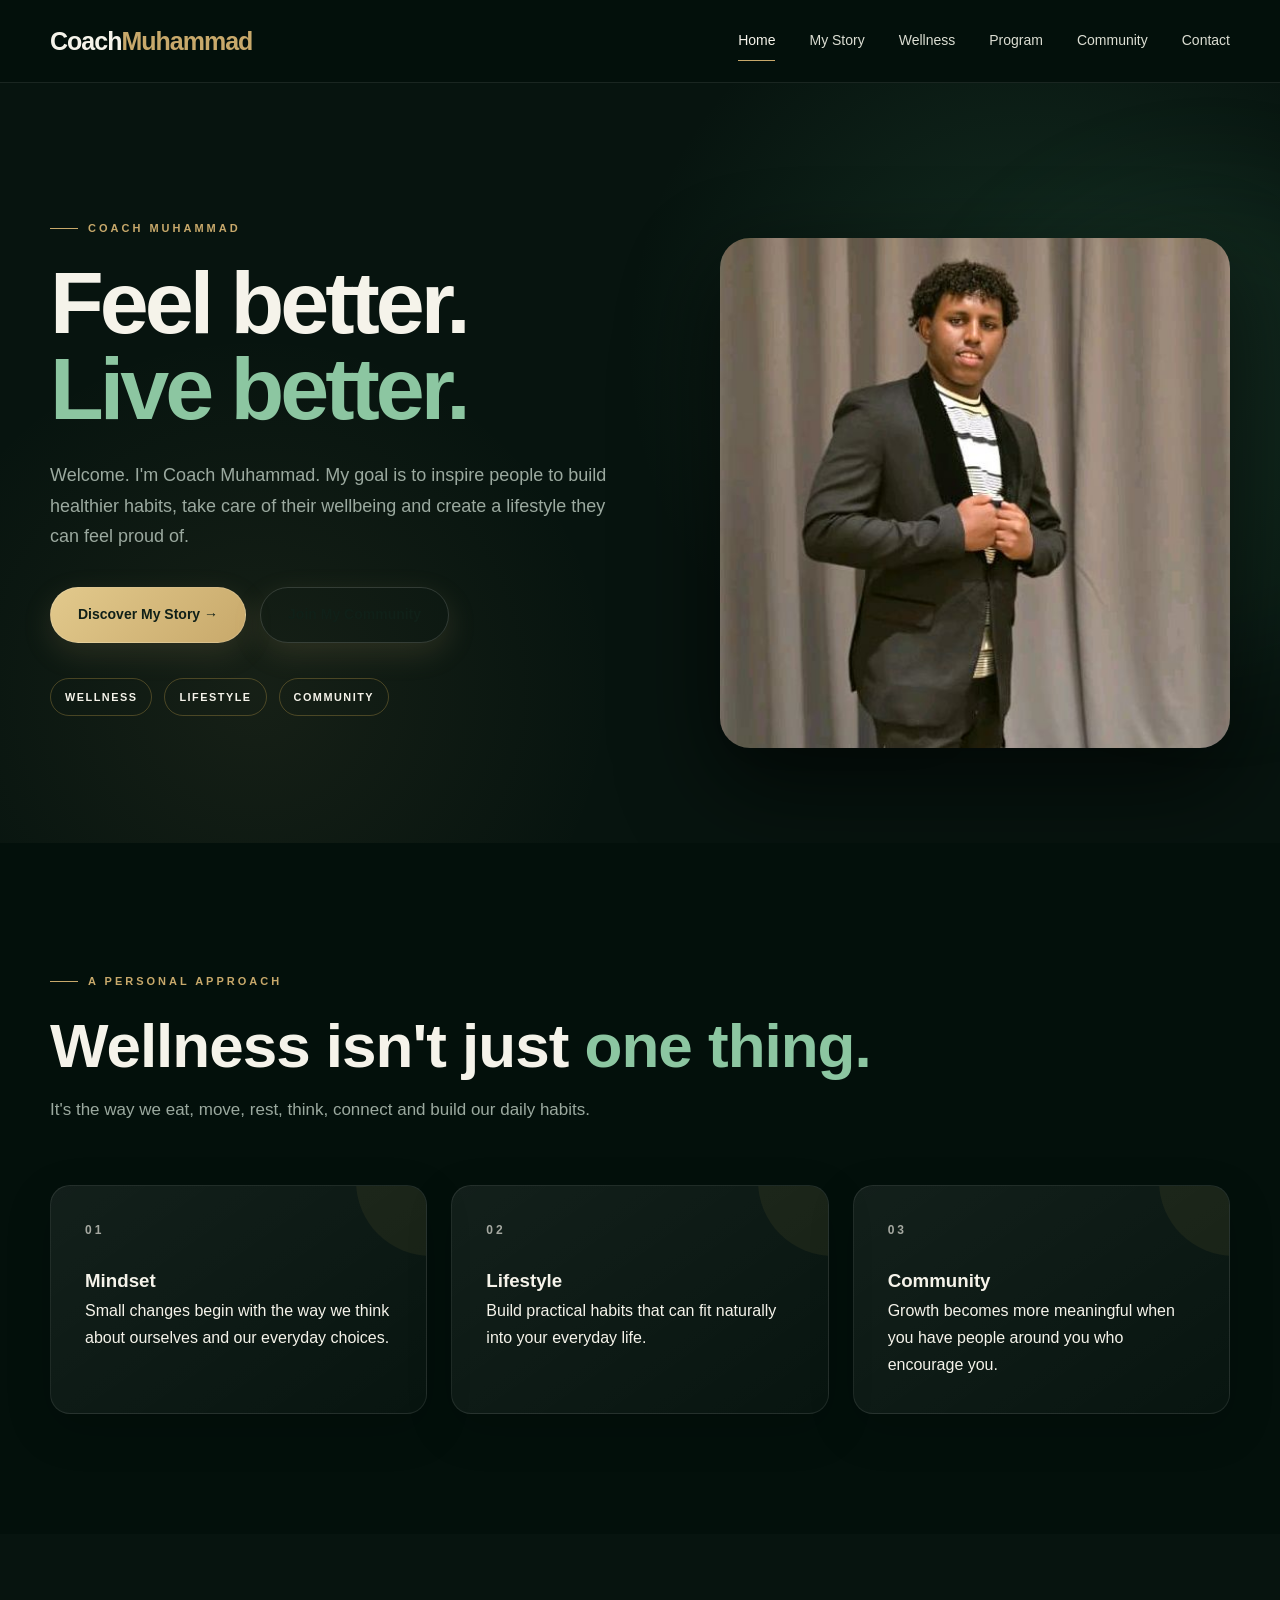
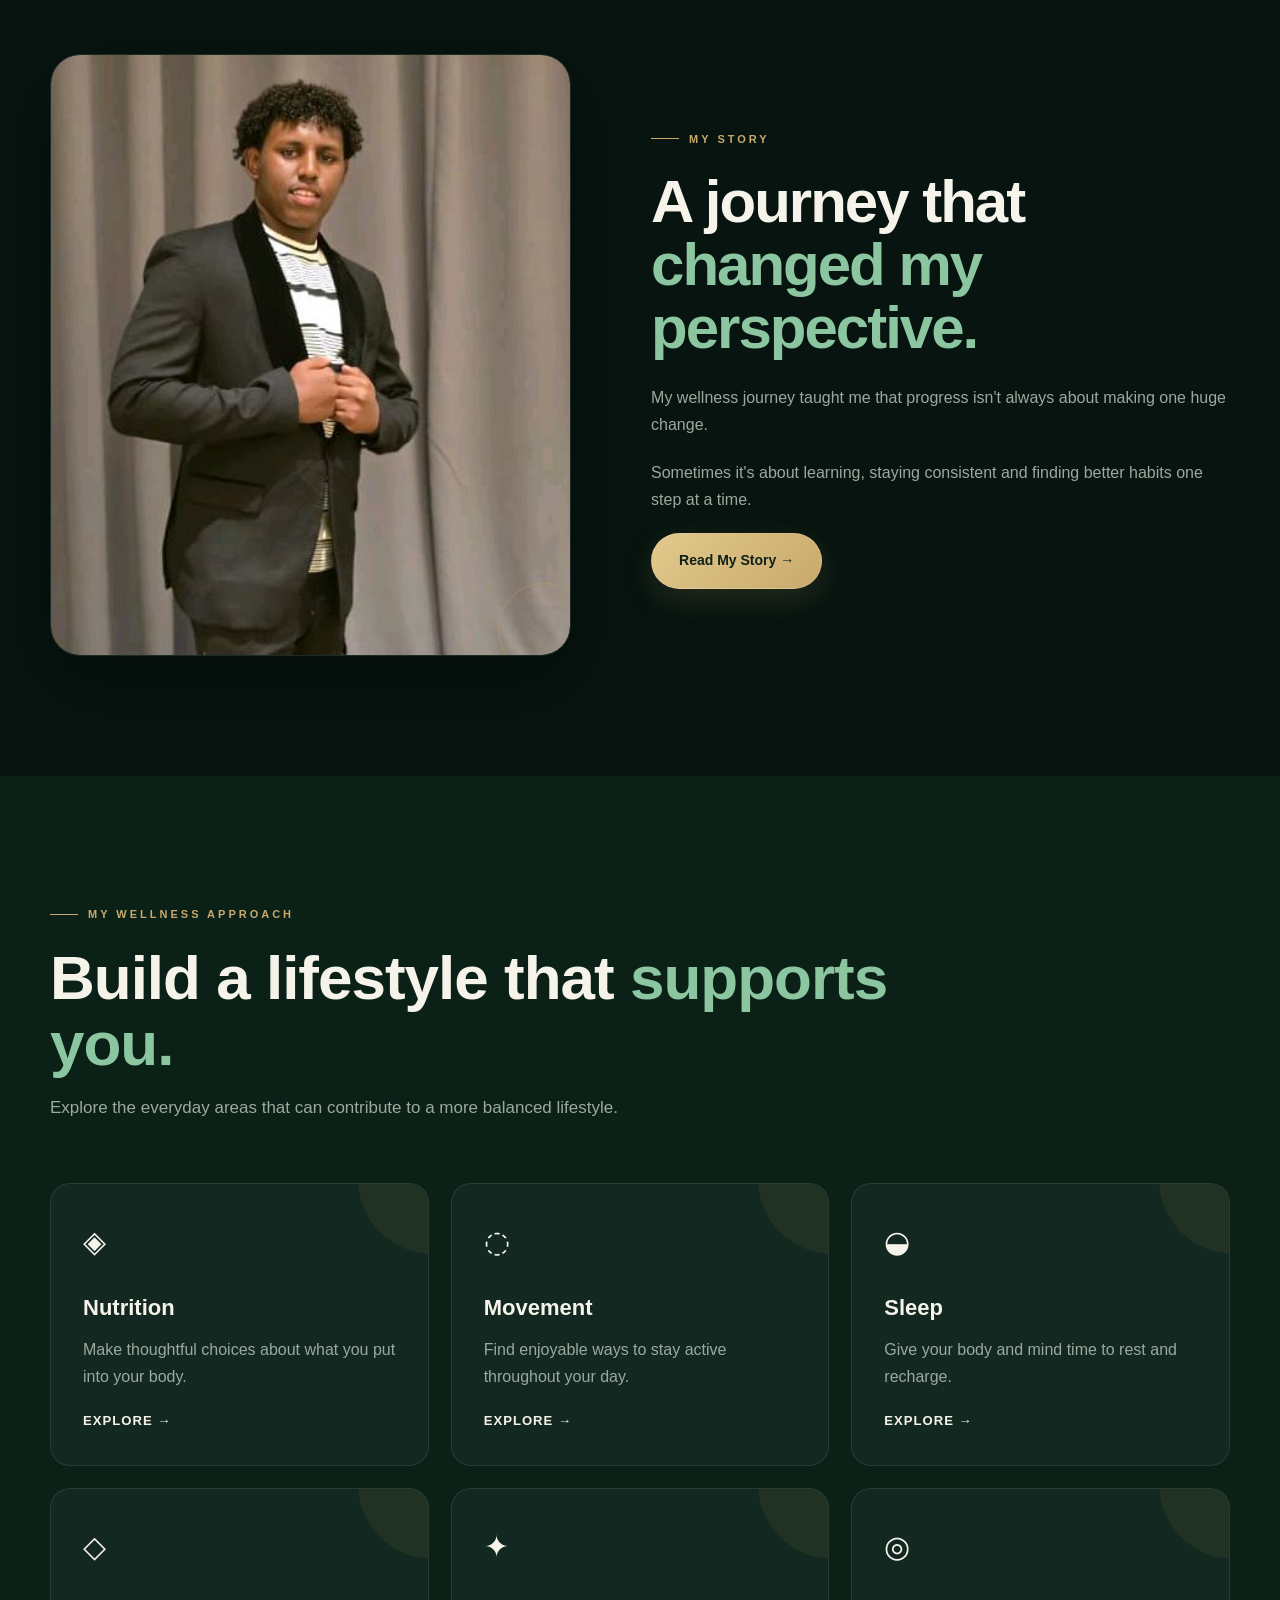
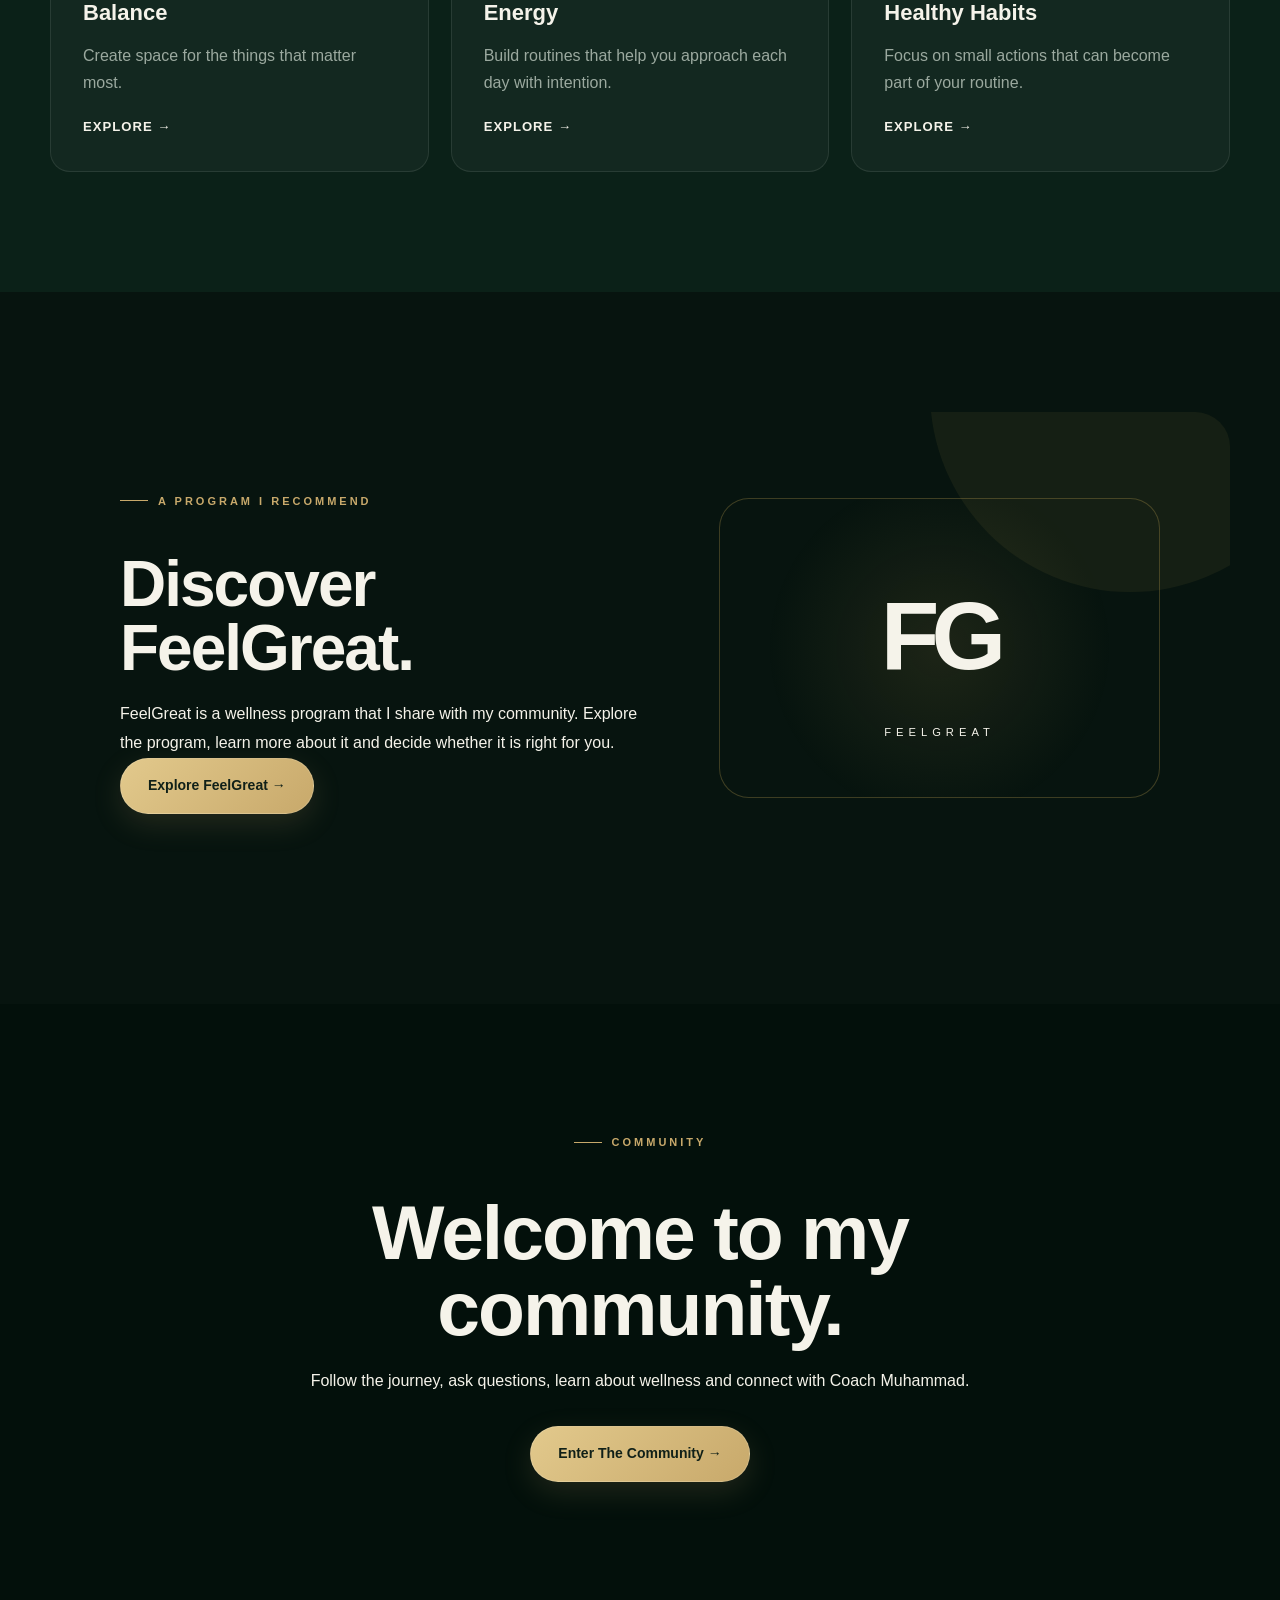
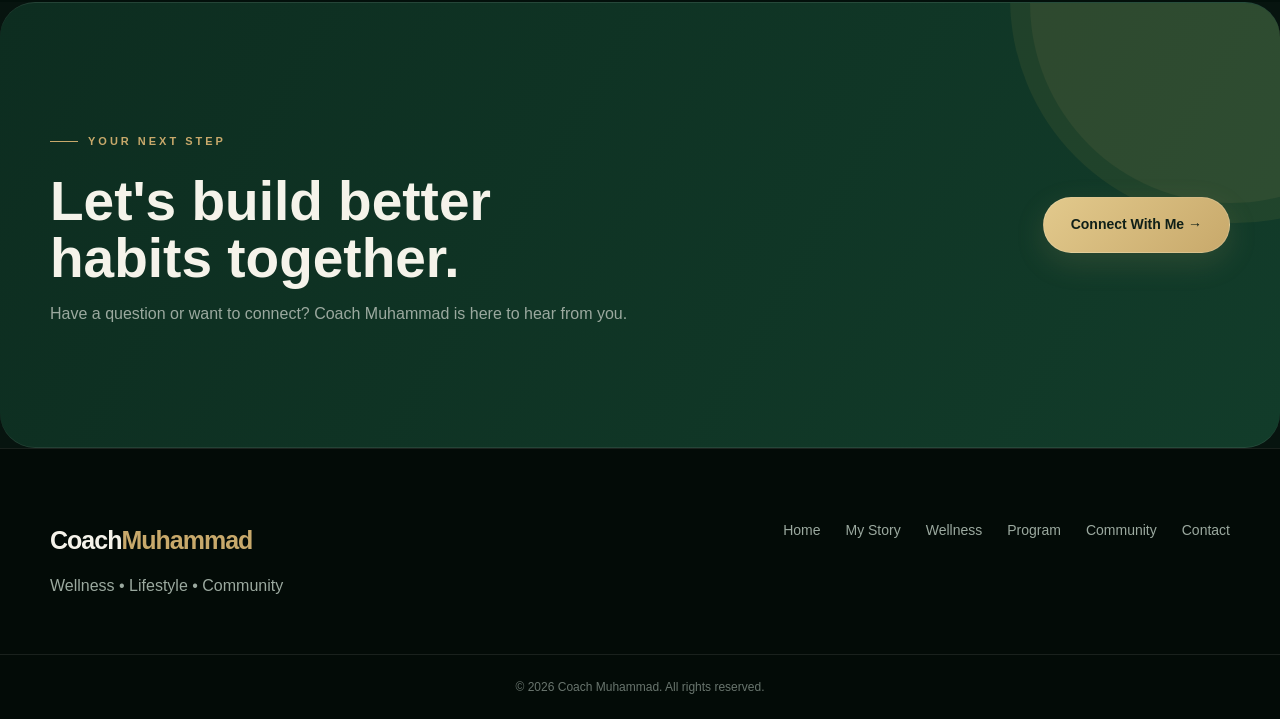
<file: index.html>
<!DOCTYPE html>
<html lang="en">

<head>

    <meta charset="UTF-8">

    <meta name="viewport"
          content="width=device-width, initial-scale=1.0">

    <meta
        name="description"
        content="Coach Muhammad — wellness, lifestyle and community."
    >

    <title>Coach Muhammad | Wellness & Lifestyle</title>

    <link rel="stylesheet" href="style.css">

</head>


<body>


    <!-- ==================================================
         PAGE LOADER
    ================================================== -->

    <div id="loader">

        <div class="loader-content">

            <div class="logo">
                Coach<span>Muhammad</span>
            </div>

            <p>
                WELLNESS • LIFESTYLE • COMMUNITY
            </p>

        </div>

    </div>


    <!-- ==================================================
         NAVIGATION
    ================================================== -->

    <header class="navbar">

        <div class="nav-container">

            <a href="index.html" class="logo">
                Coach<span>Muhammad</span>
            </a>


            <button
                class="menu-toggle"
                id="menuToggle"
                aria-label="Open navigation">

                ☰

            </button>


            <nav id="navMenu">

                <a href="index.html" class="active">
                    Home
                </a>

                <a href="about.html">
                    My Story
                </a>

                <a href="wellness.html">
                    Wellness
                </a>

                <a href="program.html">
                    Program
                </a>

                <a href="community.html">
                    Community
                </a>

                <a href="contact.html">
                    Contact
                </a>

            </nav>

        </div>

    </header>


    <!-- ==================================================
         MAIN
    ================================================== -->

    <main>


        <!-- ==================================================
             HERO
        ================================================== -->

        <section class="hero">

            <div class="container hero-content">


                <!-- HERO TEXT -->

                <div class="hero-text reveal">

                    <div class="eyebrow">
                        COACH MUHAMMAD
                    </div>


                    <h1>

                        Feel better.
                        <br>

                        <span>
                            Live better.
                        </span>

                    </h1>


                    <p>

                        Welcome. I'm Coach Muhammad.

                        My goal is to inspire people to
                        build healthier habits, take care
                        of their wellbeing and create a
                        lifestyle they can feel proud of.

                    </p>


                    <div class="hero-buttons">

                        <a
                            href="about.html"
                            class="btn">

                            Discover My Story →

                        </a>


                        <a
                            href="community.html"
                            class="btn btn-outline">

                            Join My Community

                        </a>

                    </div>


                    <div class="hero-meta">

                        <span>
                            WELLNESS
                        </span>

                        <span>
                            LIFESTYLE
                        </span>

                        <span>
                            COMMUNITY
                        </span>

                    </div>

                </div>


                <!-- ==================================================
                     COACH MUHAMMAD PHOTO
                ================================================== -->

                <div class="hero-image reveal">

                    <img
                        src="coach-muhammad.jpg"
                        alt="Coach Muhammad"
                    >


                    <div class="hero-badge">

                        <span>
                            ✦
                        </span>

                        COACH MUHAMMAD

                    </div>

                </div>


            </div>

        </section>


        <!-- ==================================================
             INTRODUCTION
        ================================================== -->

        <section class="section section-dark">

            <div class="container">


                <div class="section-heading reveal">

                    <div class="eyebrow">
                        A PERSONAL APPROACH
                    </div>


                    <h2>

                        Wellness isn't just
                        <span>
                            one thing.
                        </span>

                    </h2>


                    <p>

                        It's the way we eat, move, rest,
                        think, connect and build our daily
                        habits.

                    </p>

                </div>


                <div class="grid-3">


                    <div class="card reveal">

                        <div class="card-number">
                            01
                        </div>

                        <h3>
                            Mindset
                        </h3>

                        <p>

                            Small changes begin with the
                            way we think about ourselves
                            and our everyday choices.

                        </p>

                    </div>


                    <div class="card reveal">

                        <div class="card-number">
                            02
                        </div>

                        <h3>
                            Lifestyle
                        </h3>

                        <p>

                            Build practical habits that
                            can fit naturally into your
                            everyday life.

                        </p>

                    </div>


                    <div class="card reveal">

                        <div class="card-number">
                            03
                        </div>

                        <h3>
                            Community
                        </h3>

                        <p>

                            Growth becomes more meaningful
                            when you have people around you
                            who encourage you.

                        </p>

                    </div>


                </div>

            </div>

        </section>


        <!-- ==================================================
             MY STORY
        ================================================== -->

        <section class="section">

            <div class="container story-grid">


                <div class="story-image reveal">

                    <img
                        src="coach-muhammad.jpg"
                        alt="Coach Muhammad"
                    >

                </div>


                <div class="story-content reveal">

                    <div class="eyebrow">
                        MY STORY
                    </div>


                    <h2>

                        A journey that
                        <span>
                            changed my perspective.
                        </span>

                    </h2>


                    <p>

                        My wellness journey taught me
                        that progress isn't always about
                        making one huge change.

                    </p>


                    <p>

                        Sometimes it's about learning,
                        staying consistent and finding
                        better habits one step at a time.

                    </p>


                    <a
                        href="about.html"
                        class="btn">

                        Read My Story →

                    </a>

                </div>


            </div>

        </section>


        <!-- ==================================================
             WELLNESS APPROACH
        ================================================== -->

        <section class="section section-soft">

            <div class="container">


                <div class="section-heading reveal">

                    <div class="eyebrow">
                        MY WELLNESS APPROACH
                    </div>


                    <h2>

                        Build a lifestyle that
                        <span>
                            supports you.
                        </span>

                    </h2>


                    <p>

                        Explore the everyday areas that can
                        contribute to a more balanced
                        lifestyle.

                    </p>

                </div>


                <div class="wellness-grid">


                    <div class="wellness-card reveal">

                        <div class="wellness-icon">
                            ◈
                        </div>

                        <h3>
                            Nutrition
                        </h3>

                        <p>
                            Make thoughtful choices about
                            what you put into your body.
                        </p>

                        <a
                            href="wellness.html"
                            class="learn-link">

                            Explore →

                        </a>

                    </div>


                    <div class="wellness-card reveal">

                        <div class="wellness-icon">
                            ◌
                        </div>

                        <h3>
                            Movement
                        </h3>

                        <p>
                            Find enjoyable ways to stay
                            active throughout your day.
                        </p>

                        <a
                            href="wellness.html"
                            class="learn-link">

                            Explore →

                        </a>

                    </div>


                    <div class="wellness-card reveal">

                        <div class="wellness-icon">
                            ◒
                        </div>

                        <h3>
                            Sleep
                        </h3>

                        <p>
                            Give your body and mind time
                            to rest and recharge.
                        </p>

                        <a
                            href="wellness.html"
                            class="learn-link">

                            Explore →

                        </a>

                    </div>


                    <div class="wellness-card reveal">

                        <div class="wellness-icon">
                            ◇
                        </div>

                        <h3>
                            Balance
                        </h3>

                        <p>
                            Create space for the things
                            that matter most.
                        </p>

                        <a
                            href="wellness.html"
                            class="learn-link">

                            Explore →

                        </a>

                    </div>


                    <div class="wellness-card reveal">

                        <div class="wellness-icon">
                            ✦
                        </div>

                        <h3>
                            Energy
                        </h3>

                        <p>
                            Build routines that help you
                            approach each day with intention.
                        </p>

                        <a
                            href="wellness.html"
                            class="learn-link">

                            Explore →

                        </a>

                    </div>


                    <div class="wellness-card reveal">

                        <div class="wellness-icon">
                            ◎
                        </div>

                        <h3>
                            Healthy Habits
                        </h3>

                        <p>
                            Focus on small actions that
                            can become part of your routine.
                        </p>

                        <a
                            href="wellness.html"
                            class="learn-link">

                            Explore →

                        </a>

                    </div>


                </div>

            </div>

        </section>


        <!-- ==================================================
             FEELGREAT PROGRAM
        ================================================== -->

        <section class="section">

            <div class="container">


                <div class="program-feature reveal">


                    <div class="program-feature-text">

                        <div class="eyebrow">
                            A PROGRAM I RECOMMEND
                        </div>


                        <h2>

                            Discover
                            <span>
                                FeelGreat.
                            </span>

                        </h2>


                        <p>

                            FeelGreat is a wellness program
                            that I share with my community.

                            Explore the program, learn more
                            about it and decide whether it is
                            right for you.

                        </p>


                        <a
                            href="program.html"
                            class="btn">

                            Explore FeelGreat →

                        </a>

                    </div>


                    <div class="program-mark">

                        <span>
                            FG
                        </span>

                        <small>
                            FEELGREAT
                        </small>

                    </div>


                </div>

            </div>

        </section>


        <!-- ==================================================
             COMMUNITY
        ================================================== -->

        <section class="section section-dark">

            <div class="container">


                <div class="community-hero reveal">


                    <div class="eyebrow">
                        COMMUNITY
                    </div>


                    <h2>

                        Welcome to
                        <span>
                            my community.
                        </span>

                    </h2>


                    <p>

                        Follow the journey, ask questions,
                        learn about wellness and connect
                        with Coach Muhammad.

                    </p>


                    <a
                        href="community.html"
                        class="btn">

                        Enter The Community →

                    </a>


                </div>

            </div>

        </section>


        <!-- ==================================================
             FINAL CTA
        ================================================== -->

        <section class="program-banner section">

            <div
                class="container program-banner-content reveal">


                <div>

                    <div class="eyebrow">
                        YOUR NEXT STEP
                    </div>


                    <h2>

                        Let's build better
                        <br>
                        habits together.

                    </h2>


                    <p>

                        Have a question or want to connect?

                        Coach Muhammad is here to hear from you.

                    </p>

                </div>


                <a
                    href="contact.html"
                    class="btn">

                    Connect With Me →

                </a>


            </div>

        </section>


    </main>


    <!-- ==================================================
         FOOTER
    ================================================== -->

    <footer>

        <div class="container footer-grid">


            <div>

                <div class="logo">
                    Coach<span>Muhammad</span>
                </div>


                <p>
                    Wellness • Lifestyle • Community
                </p>

            </div>


            <div class="footer-links">

                <a href="index.html">
                    Home
                </a>

                <a href="about.html">
                    My Story
                </a>

                <a href="wellness.html">
                    Wellness
                </a>

                <a href="program.html">
                    Program
                </a>

                <a href="community.html">
                    Community
                </a>

                <a href="contact.html">
                    Contact
                </a>

            </div>


        </div>


        <div class="footer-bottom">

            © 2026 Coach Muhammad.
            All rights reserved.

        </div>

    </footer>


    <!-- ==================================================
         JAVASCRIPT
    ================================================== -->

    <script src="script.js"></script>


</body>

</html>
</file>
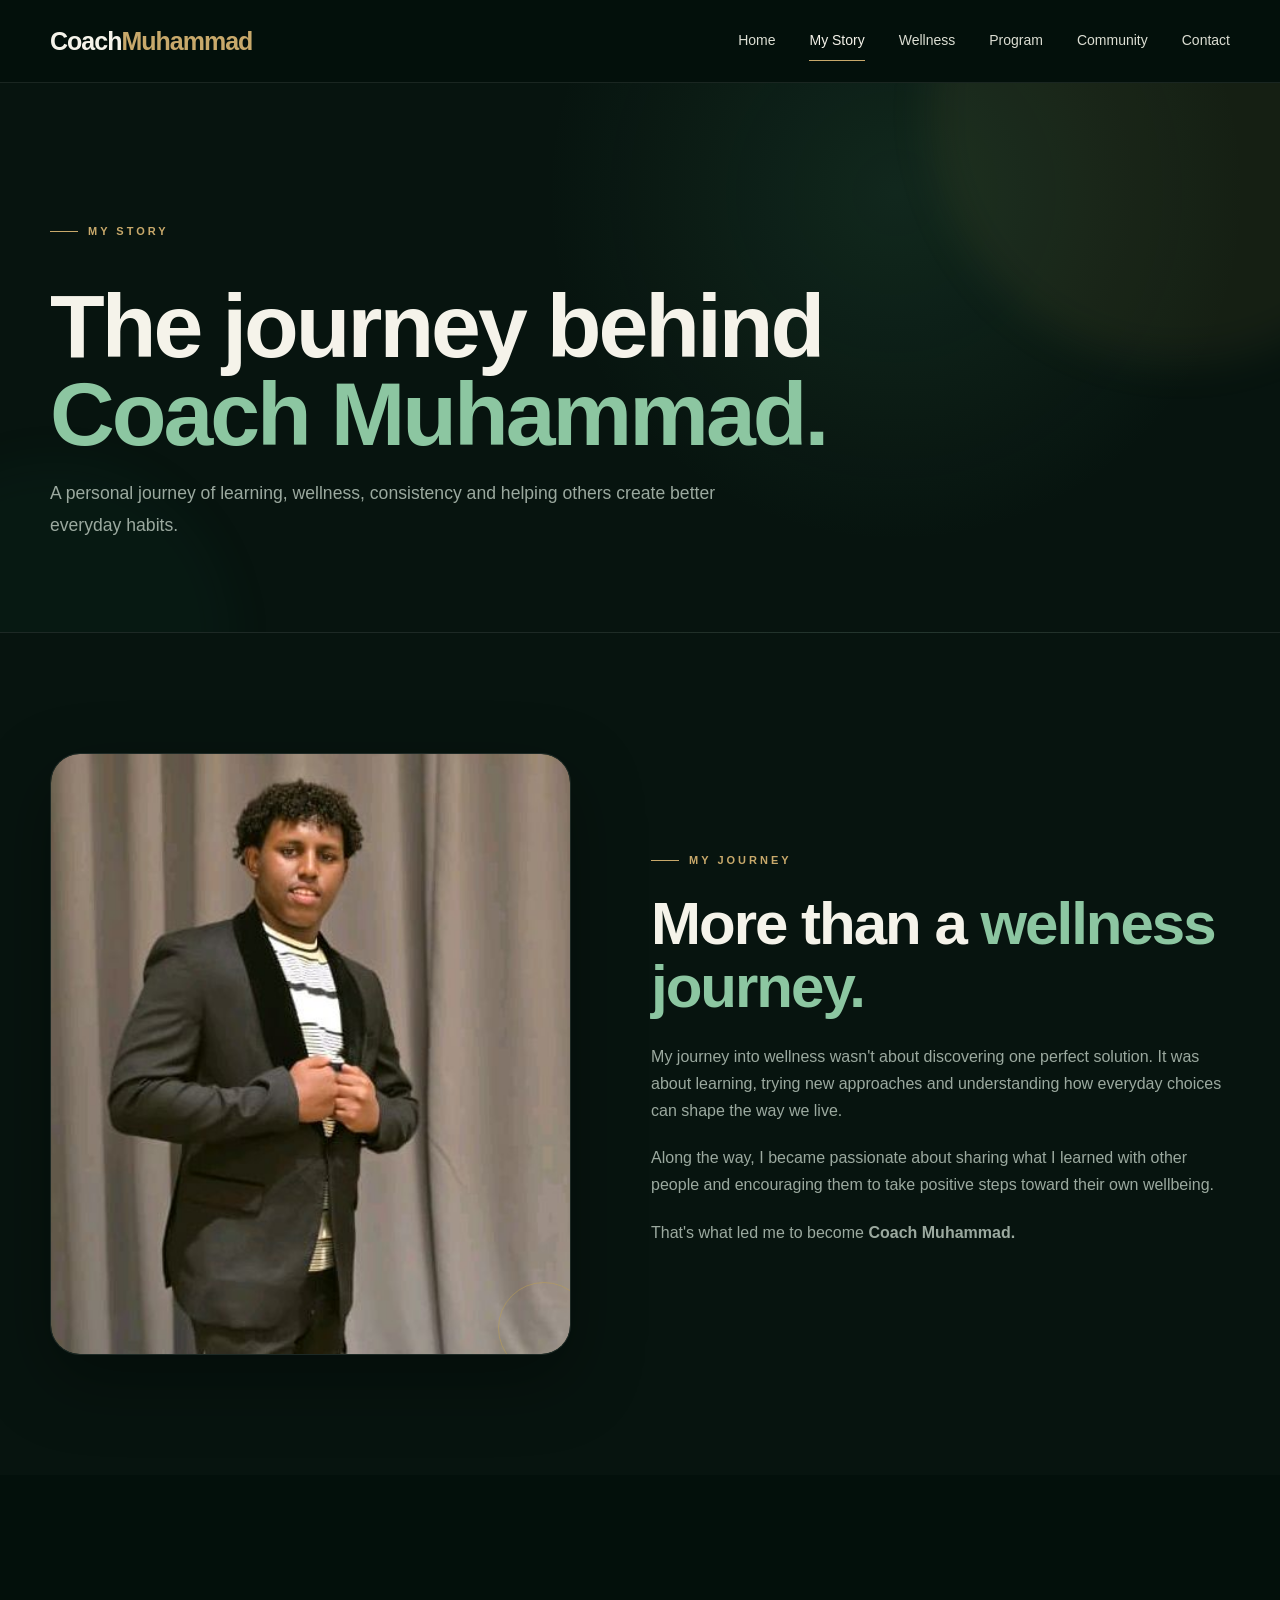
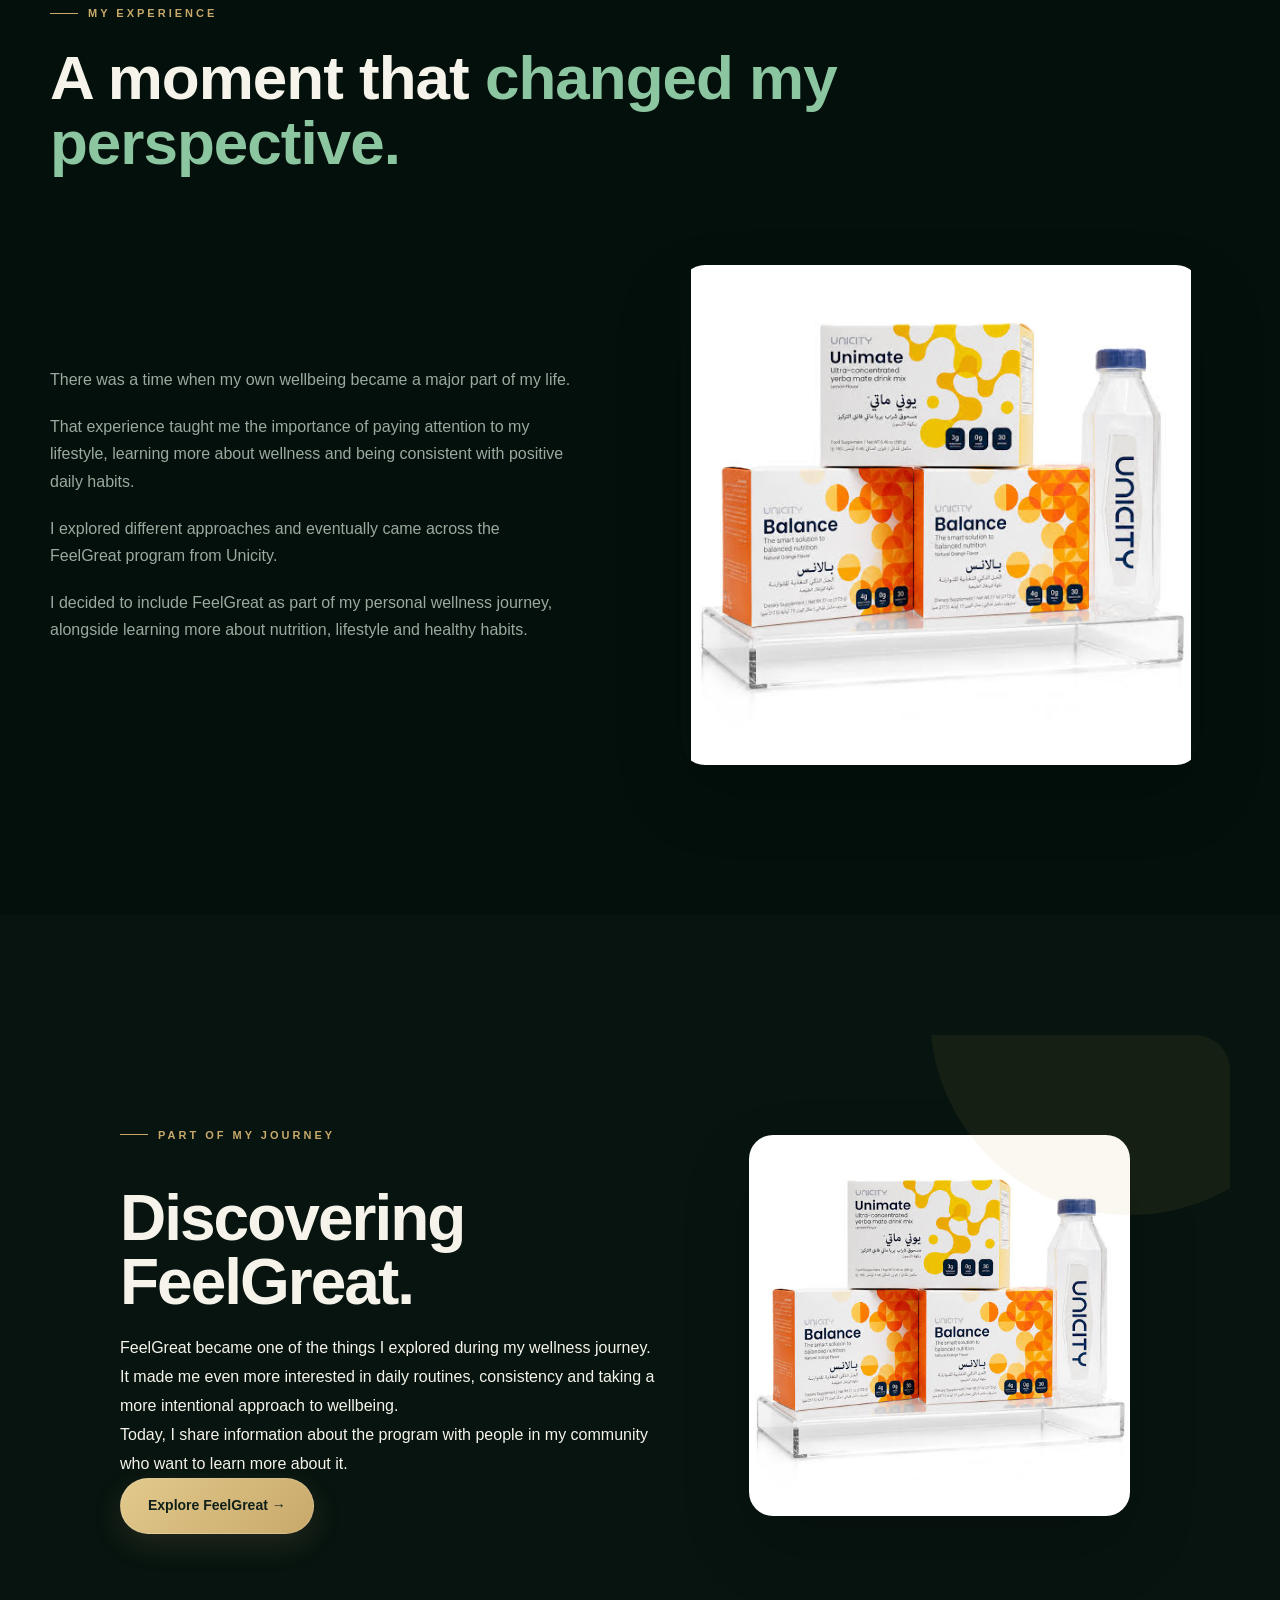
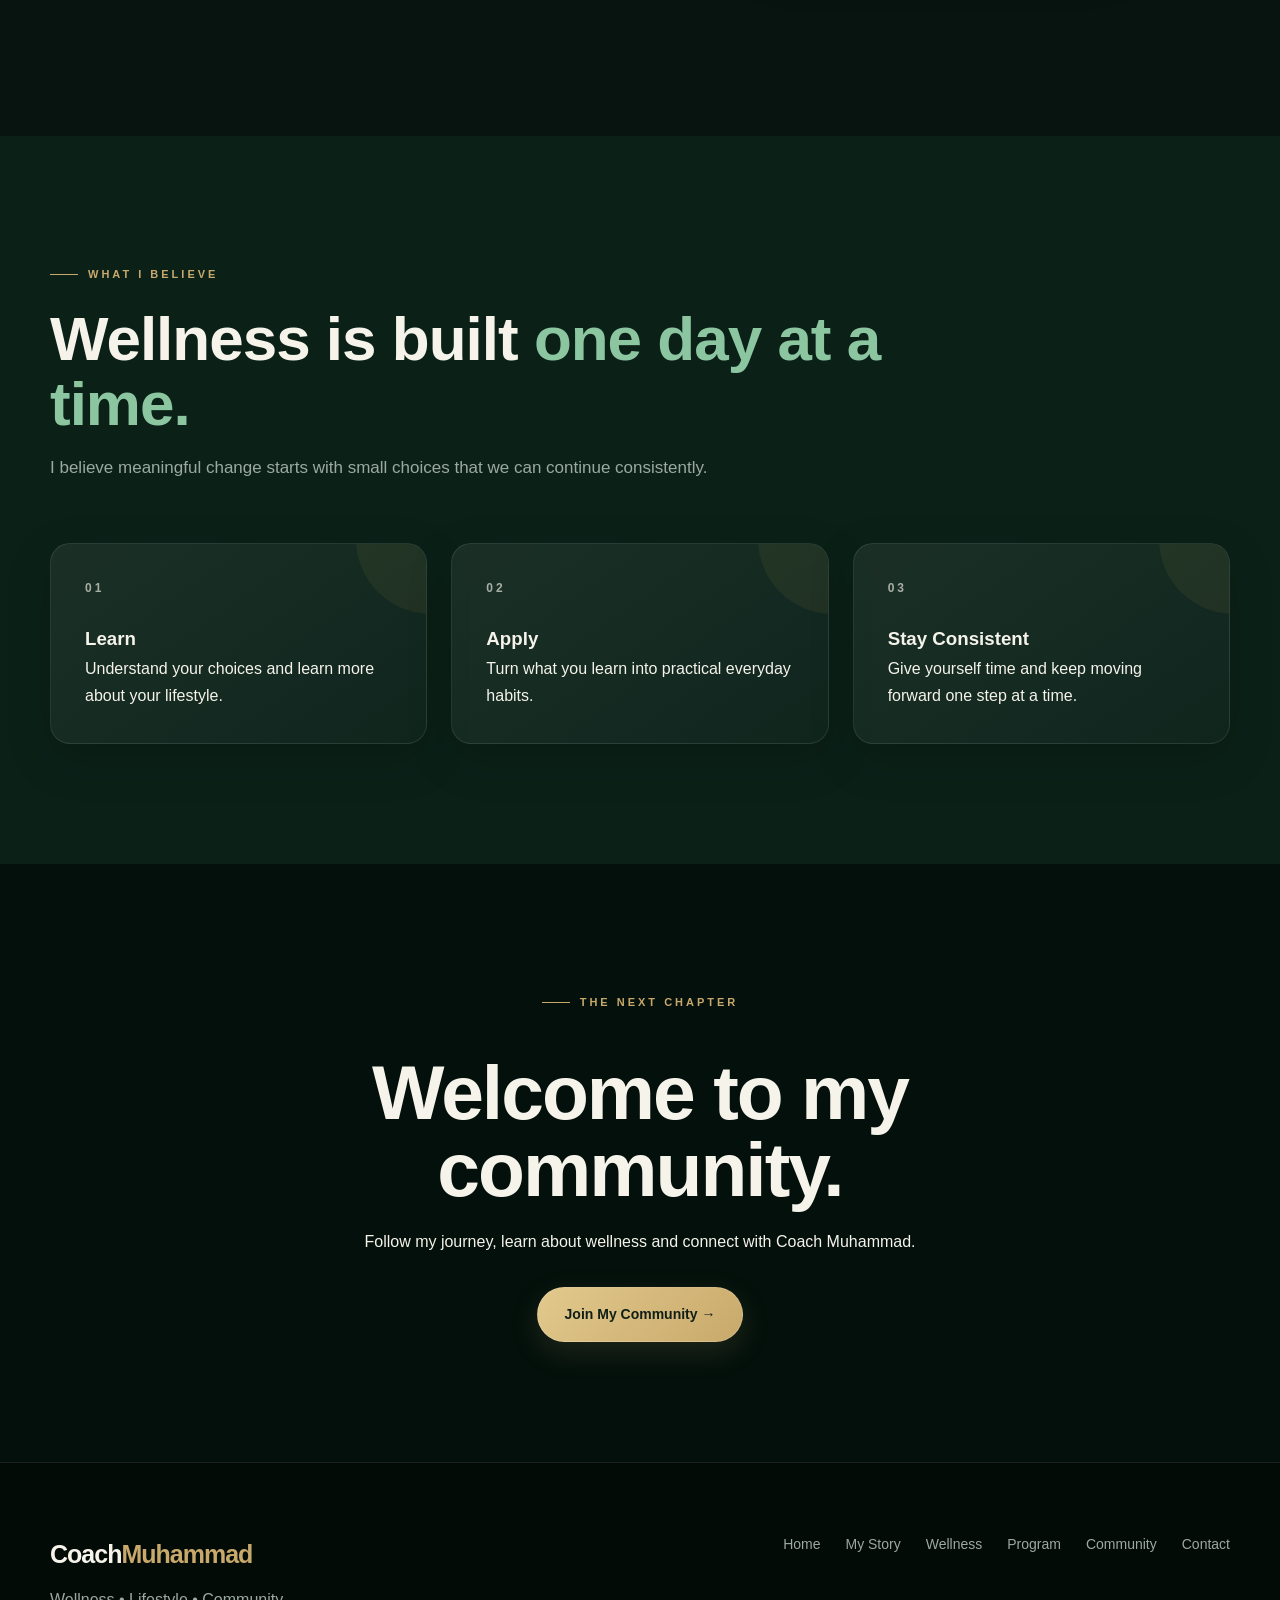
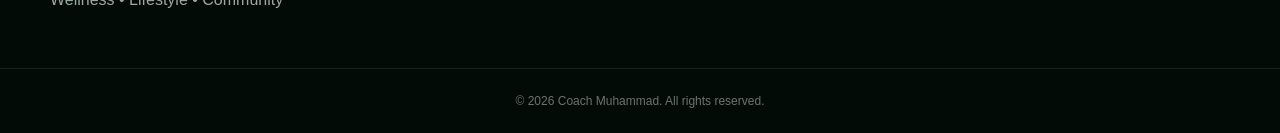
<file: about.html>
<!DOCTYPE html>
<html lang="en">

<head>
    <meta charset="UTF-8">
    <meta name="viewport" content="width=device-width, initial-scale=1.0">

    <meta
        name="description"
        content="The story of Coach Muhammad — wellness, lifestyle and personal growth."
    >

    <title>My Story | Coach Muhammad</title>

    <link rel="stylesheet" href="style.css">
</head>

<body>

    <!-- LOADER -->
    <div id="loader">
        <div class="loader-content">
            <div class="logo">
                Coach<span>Muhammad</span>
            </div>

            <p>WELLNESS • LIFESTYLE • COMMUNITY</p>
        </div>
    </div>


    <!-- NAVIGATION -->
    <header class="navbar">

        <div class="nav-container">

            <a href="index.html" class="logo">
                Coach<span>Muhammad</span>
            </a>

            <button
                class="menu-toggle"
                id="menuToggle"
                aria-label="Open navigation">
                ☰
            </button>

            <nav id="navMenu">

                <a href="index.html">
                    Home
                </a>

                <a href="about.html" class="active">
                    My Story
                </a>

                <a href="wellness.html">
                    Wellness
                </a>

                <a href="program.html">
                    Program
                </a>

                <a href="community.html">
                    Community
                </a>

                <a href="contact.html">
                    Contact
                </a>

            </nav>

        </div>

    </header>


    <main>


        <!-- PAGE HERO -->
        <section class="page-hero">

            <div class="container">

                <div class="eyebrow reveal">
                    MY STORY
                </div>

                <h1 class="reveal">
                    The journey behind
                    <span>Coach Muhammad.</span>
                </h1>

                <p class="reveal">
                    A personal journey of learning, wellness,
                    consistency and helping others create
                    better everyday habits.
                </p>

            </div>

        </section>



        <!-- MY JOURNEY -->
        <section class="section">

            <div class="container story-grid">

                <div class="story-image reveal">

                    <img
                        src="coach-muhammad.jpg"
                        alt="Coach Muhammad">

                </div>


                <div class="story-content reveal">

                    <div class="eyebrow">
                        MY JOURNEY
                    </div>

                    <h2>
                        More than a
                        <span>wellness journey.</span>
                    </h2>

                    <p>
                        My journey into wellness wasn't about
                        discovering one perfect solution.
                        It was about learning, trying new
                        approaches and understanding how
                        everyday choices can shape the way
                        we live.
                    </p>

                    <p>
                        Along the way, I became passionate
                        about sharing what I learned with
                        other people and encouraging them
                        to take positive steps toward their
                        own wellbeing.
                    </p>

                    <p>
                        That's what led me to become
                        <strong>Coach Muhammad.</strong>
                    </p>

                </div>

            </div>

        </section>



        <!-- MY EXPERIENCE -->
        <section class="section section-dark">

            <div class="container">

                <div class="section-heading reveal">

                    <div class="eyebrow">
                        MY EXPERIENCE
                    </div>

                    <h2>
                        A moment that
                        <span>changed my perspective.</span>
                    </h2>

                </div>


                <div class="story-grid">


                    <div class="story-content reveal">

                        <p>
                            There was a time when my own wellbeing
                            became a major part of my life.
                        </p>

                        <p>
                            That experience taught me the importance
                            of paying attention to my lifestyle,
                            learning more about wellness and being
                            consistent with positive daily habits.
                        </p>

                        <p>
                            I explored different approaches and
                            eventually came across the FeelGreat
                            program from Unicity.
                        </p>

                        <p>
                            I decided to include FeelGreat as part
                            of my personal wellness journey,
                            alongside learning more about nutrition,
                            lifestyle and healthy habits.
                        </p>

                    </div>


                    <!-- FEELGREAT IMAGE -->

                    <div class="program-product-image reveal">

                        <img
                            src="feelgreat-program.jpg"
                            alt="Unicity FeelGreat program">

                    </div>

                </div>

            </div>

        </section>



        <!-- FEELGREAT -->
        <section class="section">

            <div class="container">

                <div class="program-feature reveal">


                    <div class="program-feature-text">

                        <div class="eyebrow">
                            PART OF MY JOURNEY
                        </div>

                        <h2>
                            Discovering
                            <span>FeelGreat.</span>
                        </h2>

                        <p>
                            FeelGreat became one of the things
                            I explored during my wellness journey.
                            It made me even more interested in
                            daily routines, consistency and taking
                            a more intentional approach to wellbeing.
                        </p>

                        <p>
                            Today, I share information about the
                            program with people in my community
                            who want to learn more about it.
                        </p>

                        <a
                            href="program.html"
                            class="btn">
                            Explore FeelGreat →
                        </a>

                    </div>


                    <div class="program-product-image">

                        <img
                            src="feelgreat-program.jpg"
                            alt="Unicity FeelGreat program">

                    </div>


                </div>

            </div>

        </section>



        <!-- WHAT I BELIEVE -->
        <section class="section section-soft">

            <div class="container">

                <div class="section-heading reveal">

                    <div class="eyebrow">
                        WHAT I BELIEVE
                    </div>

                    <h2>
                        Wellness is built
                        <span>one day at a time.</span>
                    </h2>

                    <p>
                        I believe meaningful change starts with
                        small choices that we can continue
                        consistently.
                    </p>

                </div>


                <div class="grid-3">


                    <div class="card reveal">

                        <div class="card-number">
                            01
                        </div>

                        <h3>
                            Learn
                        </h3>

                        <p>
                            Understand your choices and learn
                            more about your lifestyle.
                        </p>

                    </div>


                    <div class="card reveal">

                        <div class="card-number">
                            02
                        </div>

                        <h3>
                            Apply
                        </h3>

                        <p>
                            Turn what you learn into practical
                            everyday habits.
                        </p>

                    </div>


                    <div class="card reveal">

                        <div class="card-number">
                            03
                        </div>

                        <h3>
                            Stay Consistent
                        </h3>

                        <p>
                            Give yourself time and keep moving
                            forward one step at a time.
                        </p>

                    </div>


                </div>

            </div>

        </section>



        <!-- COMMUNITY CTA -->
        <section class="section section-dark">

            <div class="container">

                <div class="community-hero reveal">

                    <div class="eyebrow">
                        THE NEXT CHAPTER
                    </div>

                    <h2>
                        Welcome to
                        <span>my community.</span>
                    </h2>

                    <p>
                        Follow my journey, learn about wellness
                        and connect with Coach Muhammad.
                    </p>

                    <a
                        href="community.html"
                        class="btn">
                        Join My Community →
                    </a>

                </div>

            </div>

        </section>


    </main>



    <!-- FOOTER -->

    <footer>

        <div class="container footer-grid">

            <div>

                <div class="logo">
                    Coach<span>Muhammad</span>
                </div>

                <p>
                    Wellness • Lifestyle • Community
                </p>

            </div>


            <div class="footer-links">

                <a href="index.html">
                    Home
                </a>

                <a href="about.html">
                    My Story
                </a>

                <a href="wellness.html">
                    Wellness
                </a>

                <a href="program.html">
                    Program
                </a>

                <a href="community.html">
                    Community
                </a>

                <a href="contact.html">
                    Contact
                </a>

            </div>

        </div>


        <div class="footer-bottom">

            © 2026 Coach Muhammad.
            All rights reserved.

        </div>

    </footer>


    <script src="script.js"></script>

</body>

</html>
</file>
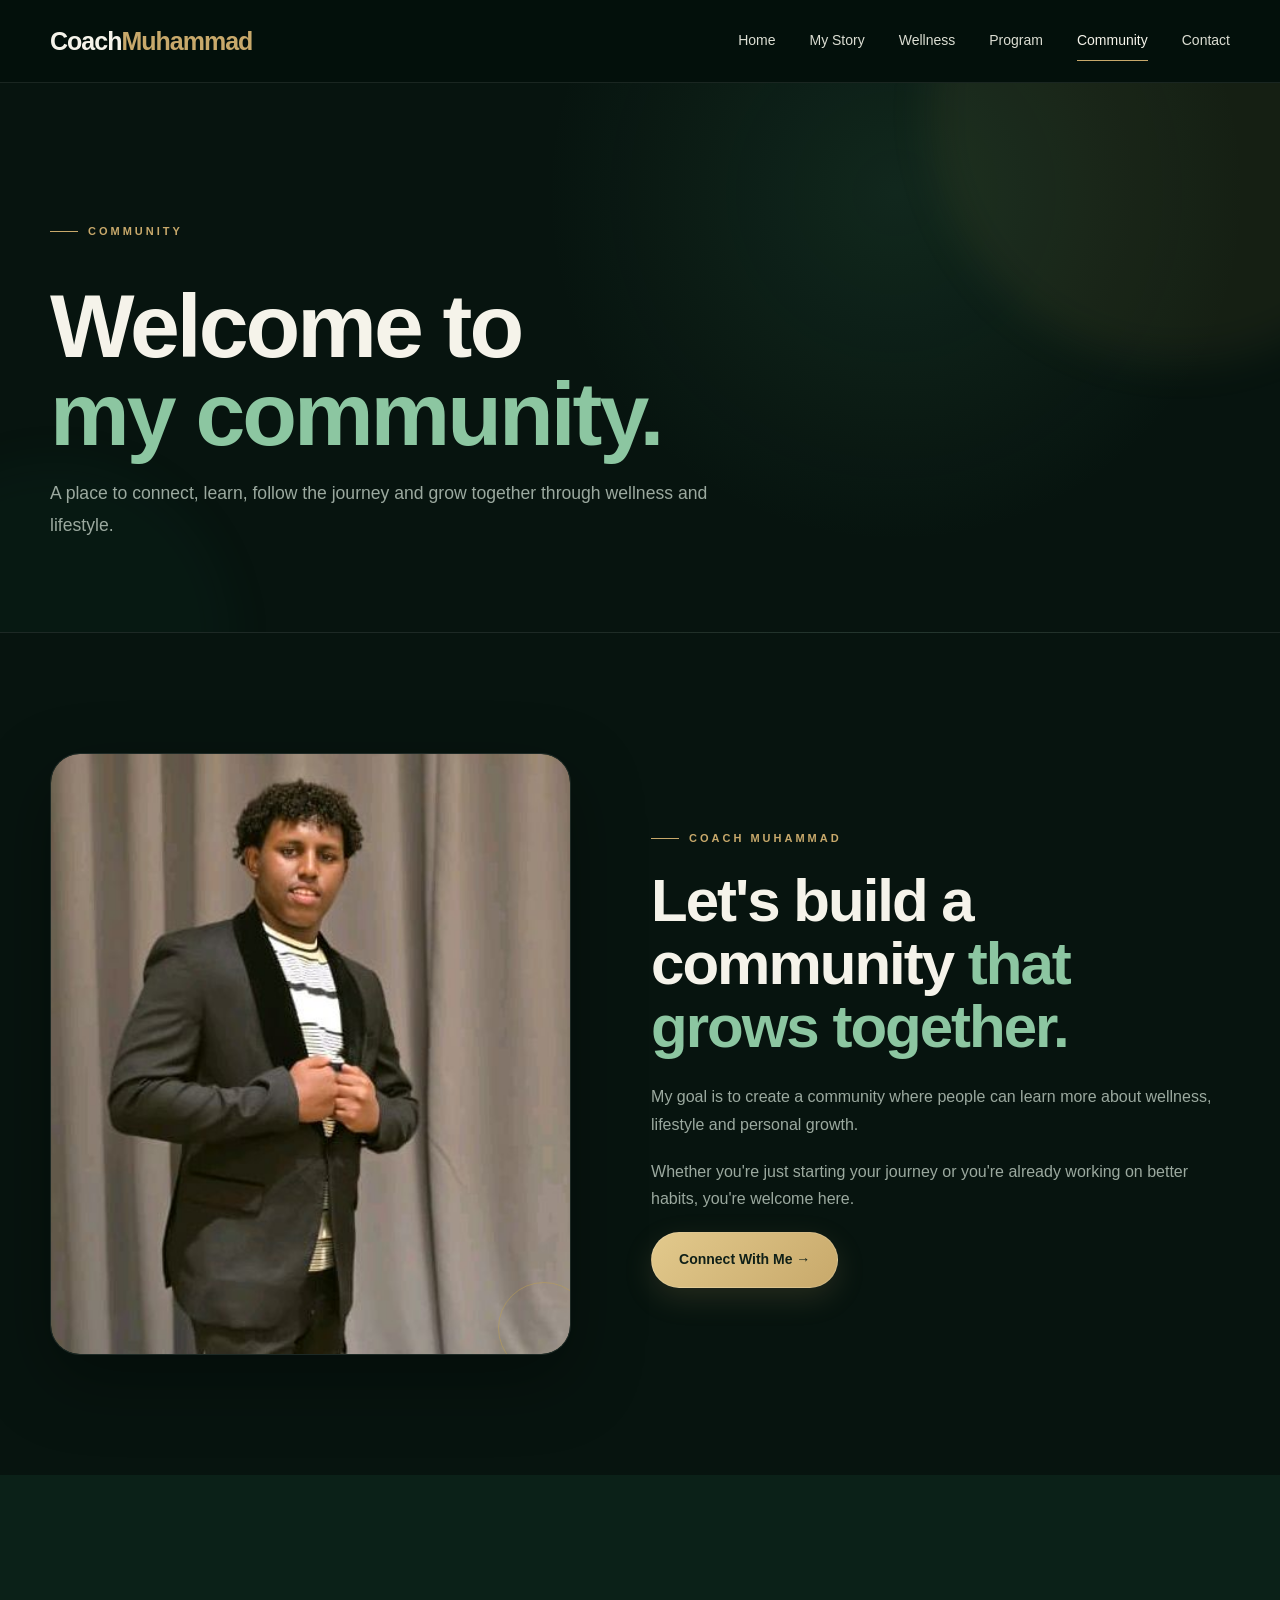
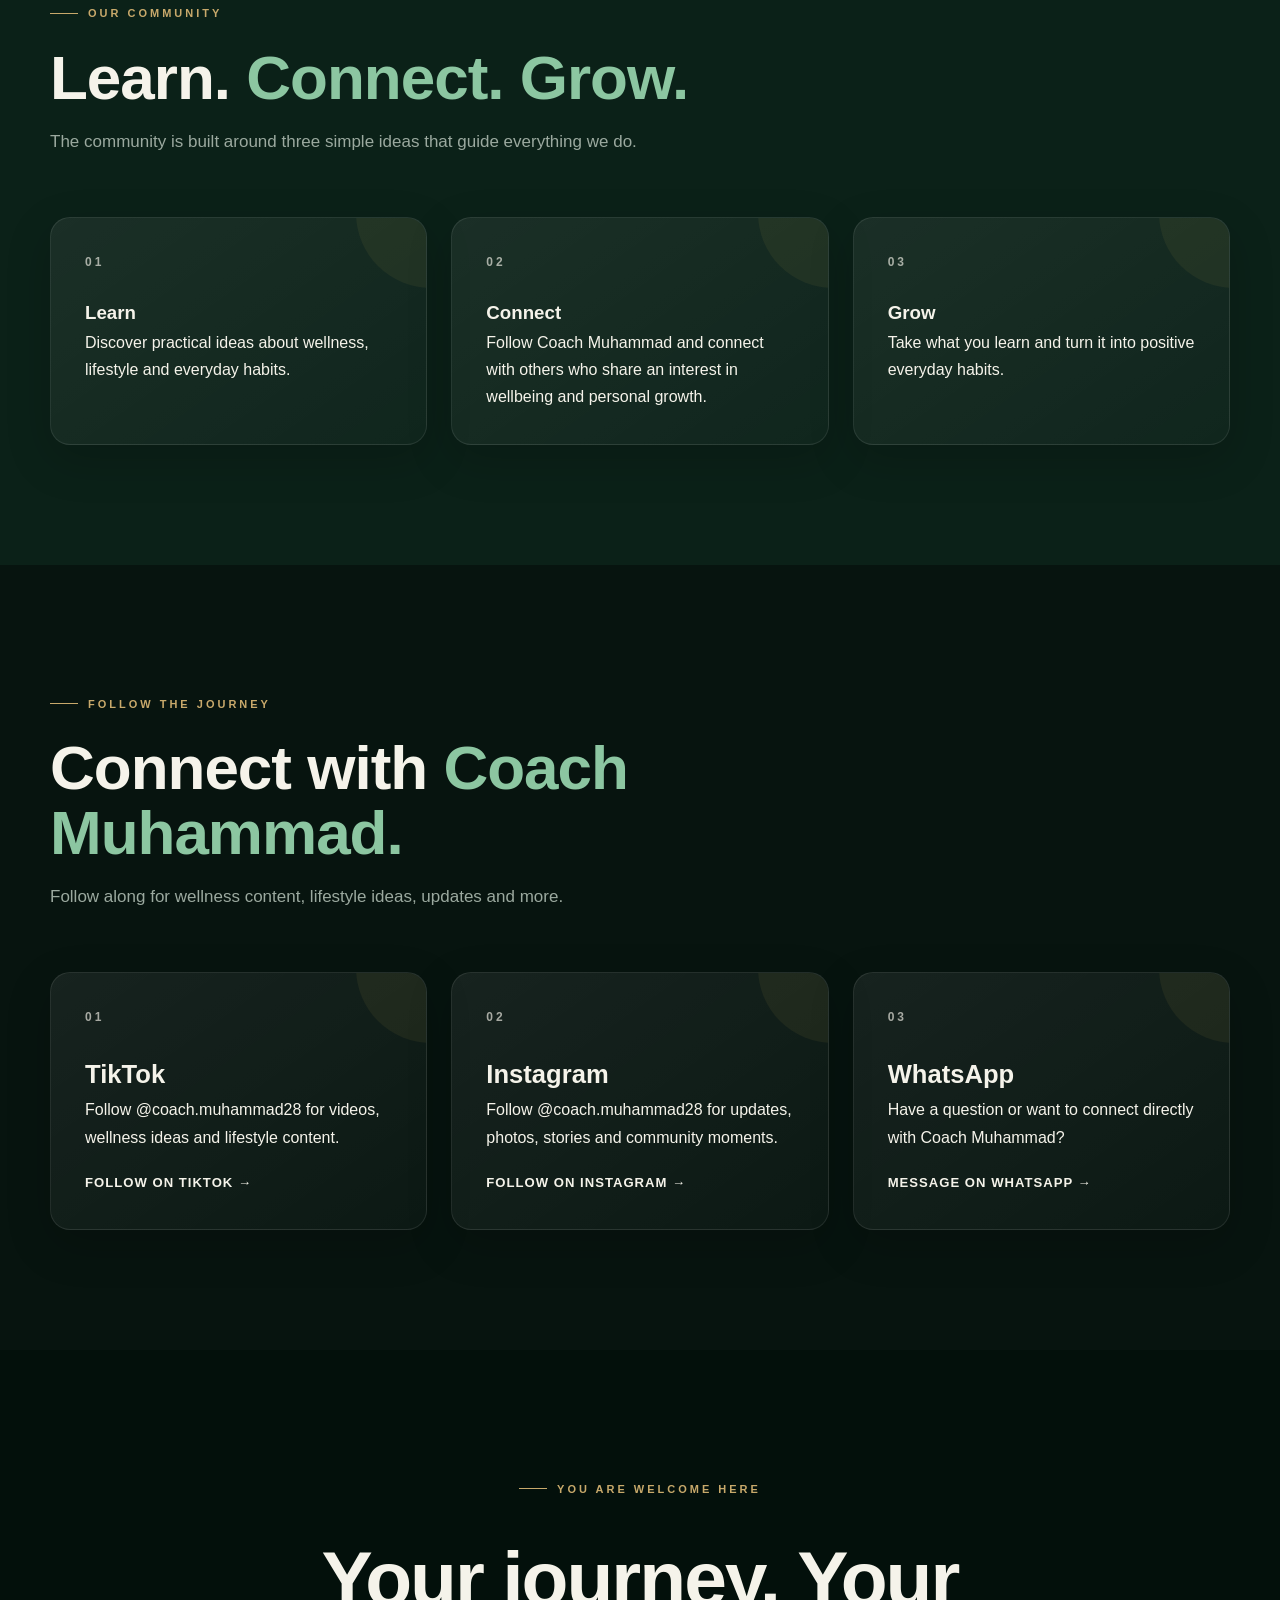
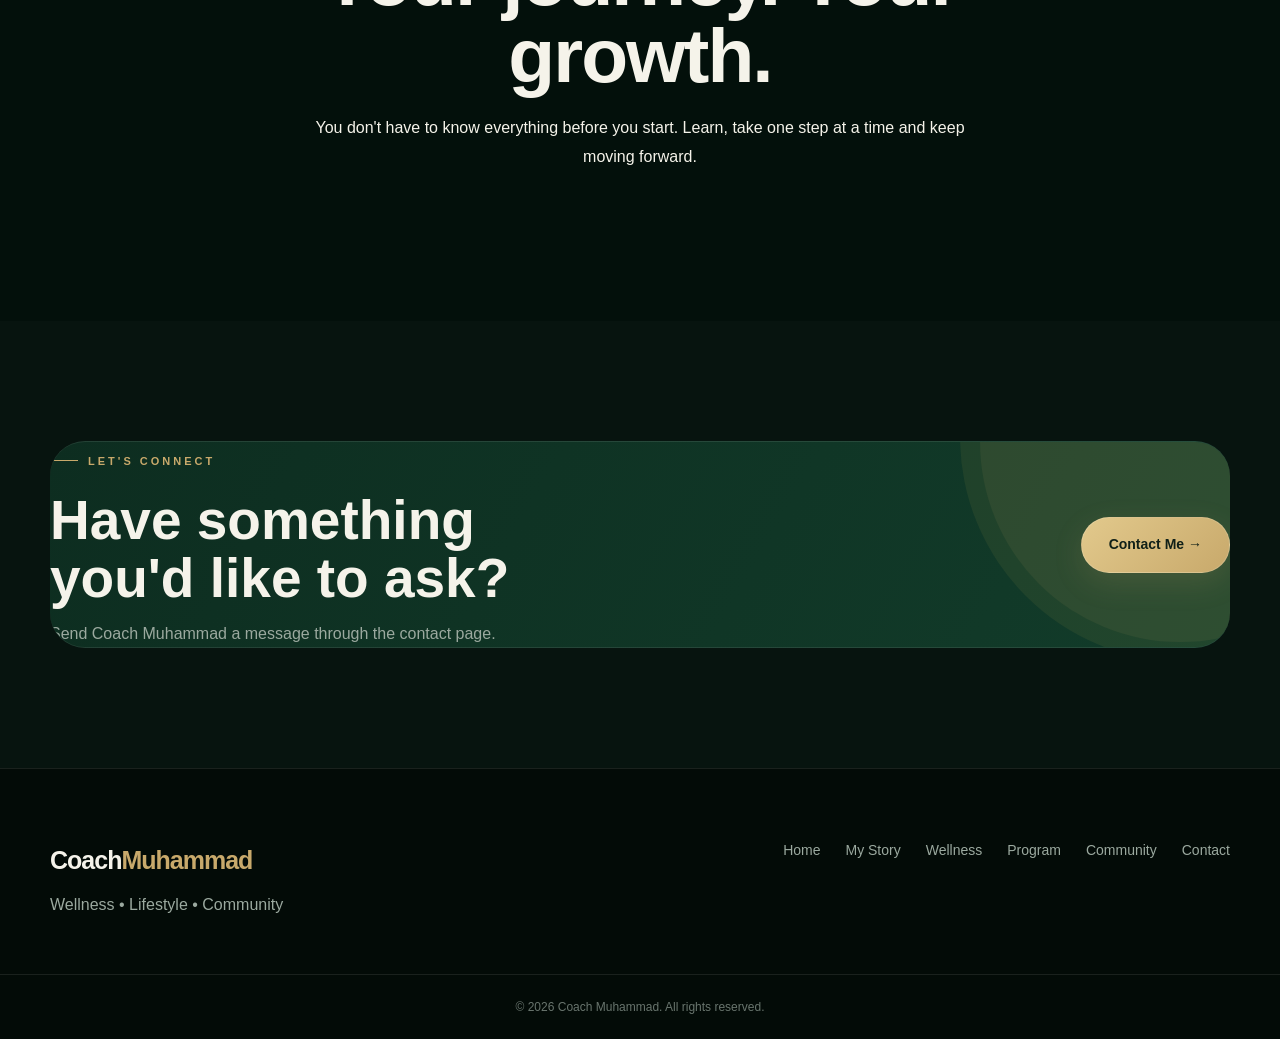
<file: community.html>
<!DOCTYPE html>
<html lang="en">

<head>
    <meta charset="UTF-8">
    <meta name="viewport" content="width=device-width, initial-scale=1.0">

    <meta
        name="description"
        content="Join the Coach Muhammad community — wellness, lifestyle, learning and connection."
    >

    <title>Community | Coach Muhammad</title>

    <link rel="stylesheet" href="style.css">
</head>

<body>

    <!-- LOADER -->
    <div id="loader">

        <div class="loader-content">

            <div class="logo">
                Coach<span>Muhammad</span>
            </div>

            <p>
                WELLNESS • LIFESTYLE • COMMUNITY
            </p>

        </div>

    </div>


    <!-- NAVIGATION -->
    <header class="navbar">

        <div class="nav-container">

            <a href="index.html" class="logo">
                Coach<span>Muhammad</span>
            </a>

            <button
                class="menu-toggle"
                id="menuToggle"
                aria-label="Open navigation">

                ☰

            </button>


            <nav id="navMenu">

                <a href="index.html">
                    Home
                </a>

                <a href="about.html">
                    My Story
                </a>

                <a href="wellness.html">
                    Wellness
                </a>

                <a href="program.html">
                    Program
                </a>

                <a href="community.html" class="active">
                    Community
                </a>

                <a href="contact.html">
                    Contact
                </a>

            </nav>

        </div>

    </header>



    <main>


        <!-- HERO -->
        <section class="page-hero">

            <div class="container">

                <div class="eyebrow reveal">
                    COMMUNITY
                </div>

                <h1 class="reveal">
                    Welcome to
                    <span>my community.</span>
                </h1>

                <p class="reveal">
                    A place to connect, learn, follow the journey
                    and grow together through wellness and lifestyle.
                </p>

            </div>

        </section>



        <!-- INTRO -->
        <section class="section">

            <div class="container story-grid">


                <!-- COACH PHOTO -->

                <div class="story-image reveal">

                    <img
                        src="coach-muhammad.jpg"
                        alt="Coach Muhammad">

                </div>


                <!-- TEXT -->

                <div class="story-content reveal">

                    <div class="eyebrow">
                        COACH MUHAMMAD
                    </div>

                    <h2>
                        Let's build a community
                        <span>that grows together.</span>
                    </h2>

                    <p>
                        My goal is to create a community where
                        people can learn more about wellness,
                        lifestyle and personal growth.
                    </p>

                    <p>
                        Whether you're just starting your journey
                        or you're already working on better habits,
                        you're welcome here.
                    </p>

                    <a
                        href="contact.html"
                        class="btn">

                        Connect With Me →

                    </a>

                </div>

            </div>

        </section>



        <!-- COMMUNITY VALUES -->
        <section class="section section-soft">

            <div class="container">

                <div class="section-heading reveal">

                    <div class="eyebrow">
                        OUR COMMUNITY
                    </div>

                    <h2>
                        Learn.
                        <span>Connect. Grow.</span>
                    </h2>

                    <p>
                        The community is built around three simple
                        ideas that guide everything we do.
                    </p>

                </div>


                <div class="grid-3">


                    <!-- 01 -->

                    <div class="card reveal">

                        <div class="card-number">
                            01
                        </div>

                        <h3>
                            Learn
                        </h3>

                        <p>
                            Discover practical ideas about
                            wellness, lifestyle and everyday
                            habits.
                        </p>

                    </div>


                    <!-- 02 -->

                    <div class="card reveal">

                        <div class="card-number">
                            02
                        </div>

                        <h3>
                            Connect
                        </h3>

                        <p>
                            Follow Coach Muhammad and connect
                            with others who share an interest
                            in wellbeing and personal growth.
                        </p>

                    </div>


                    <!-- 03 -->

                    <div class="card reveal">

                        <div class="card-number">
                            03
                        </div>

                        <h3>
                            Grow
                        </h3>

                        <p>
                            Take what you learn and turn it
                            into positive everyday habits.
                        </p>

                    </div>


                </div>

            </div>

        </section>



        <!-- SOCIAL MEDIA -->
        <section class="section">

            <div class="container">

                <div class="section-heading reveal">

                    <div class="eyebrow">
                        FOLLOW THE JOURNEY
                    </div>

                    <h2>
                        Connect with
                        <span>Coach Muhammad.</span>
                    </h2>

                    <p>
                        Follow along for wellness content,
                        lifestyle ideas, updates and more.
                    </p>

                </div>


                <div class="grid-3">


                    <!-- TIKTOK -->

                    <a
                        href="https://www.tiktok.com/@coach.muhammad28"
                        class="card reveal social-card"
                        target="_blank"
                        rel="noopener noreferrer">

                        <div class="card-number">
                            01
                        </div>

                        <h3>
                            TikTok
                        </h3>

                        <p>
                            Follow @coach.muhammad28 for
                            videos, wellness ideas and
                            lifestyle content.
                        </p>

                        <span class="learn-link">
                            Follow on TikTok →
                        </span>

                    </a>



                    <!-- INSTAGRAM -->

                    <a
                        href="https://www.instagram.com/coach.muhammad28"
                        class="card reveal social-card"
                        target="_blank"
                        rel="noopener noreferrer">

                        <div class="card-number">
                            02
                        </div>

                        <h3>
                            Instagram
                        </h3>

                        <p>
                            Follow @coach.muhammad28 for
                            updates, photos, stories and
                            community moments.
                        </p>

                        <span class="learn-link">
                            Follow on Instagram →
                        </span>

                    </a>



                    <!-- WHATSAPP -->

                    <a
                        href="https://wa.me/254727774607"
                        class="card reveal social-card"
                        target="_blank"
                        rel="noopener noreferrer">

                        <div class="card-number">
                            03
                        </div>

                        <h3>
                            WhatsApp
                        </h3>

                        <p>
                            Have a question or want to
                            connect directly with Coach
                            Muhammad?
                        </p>

                        <span class="learn-link">
                            Message on WhatsApp →
                        </span>

                    </a>


                </div>

            </div>

        </section>



        <!-- COMMUNITY MESSAGE -->
        <section class="section section-dark">

            <div class="container">

                <div class="community-hero reveal">

                    <div class="eyebrow">
                        YOU ARE WELCOME HERE
                    </div>

                    <h2>
                        Your journey.
                        <span>Your growth.</span>
                    </h2>

                    <p>
                        You don't have to know everything before
                        you start. Learn, take one step at a time
                        and keep moving forward.
                    </p>

                </div>

            </div>

        </section>



        <!-- CONTACT CTA -->
        <section class="section">

            <div class="container">

                <div class="program-banner">

                    <div class="program-banner-content reveal">

                        <div>

                            <div class="eyebrow">
                                LET'S CONNECT
                            </div>

                            <h2>
                                Have something
                                <br>
                                you'd like to ask?
                            </h2>

                            <p>
                                Send Coach Muhammad a message
                                through the contact page.
                            </p>

                        </div>


                        <a
                            href="contact.html"
                            class="btn">

                            Contact Me →

                        </a>

                    </div>

                </div>

            </div>

        </section>


    </main>



    <!-- FOOTER -->

    <footer>

        <div class="container footer-grid">

            <div>

                <div class="logo">
                    Coach<span>Muhammad</span>
                </div>

                <p>
                    Wellness • Lifestyle • Community
                </p>

            </div>


            <div class="footer-links">

                <a href="index.html">
                    Home
                </a>

                <a href="about.html">
                    My Story
                </a>

                <a href="wellness.html">
                    Wellness
                </a>

                <a href="program.html">
                    Program
                </a>

                <a href="community.html">
                    Community
                </a>

                <a href="contact.html">
                    Contact
                </a>

            </div>

        </div>


        <div class="footer-bottom">

            © 2026 Coach Muhammad.
            All rights reserved.

        </div>

    </footer>



    <script src="script.js"></script>

</body>

</html>
</file>
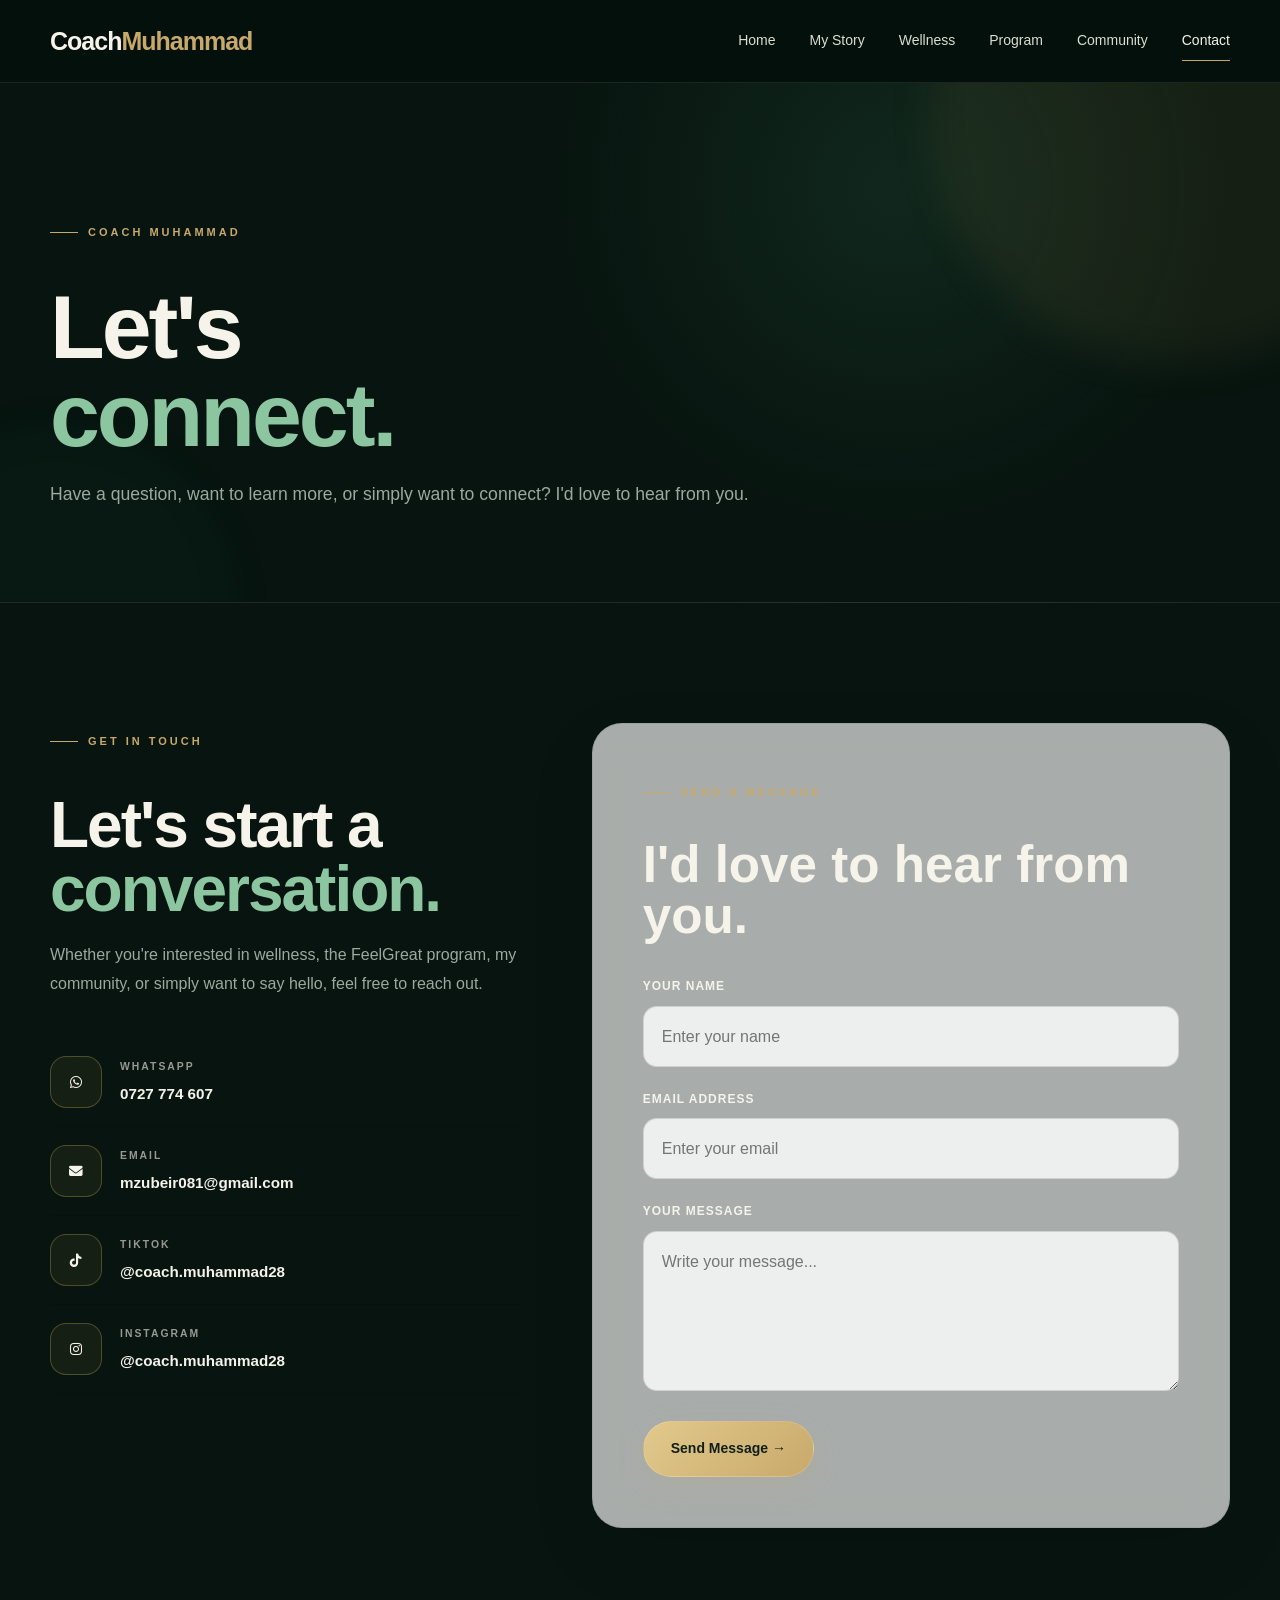
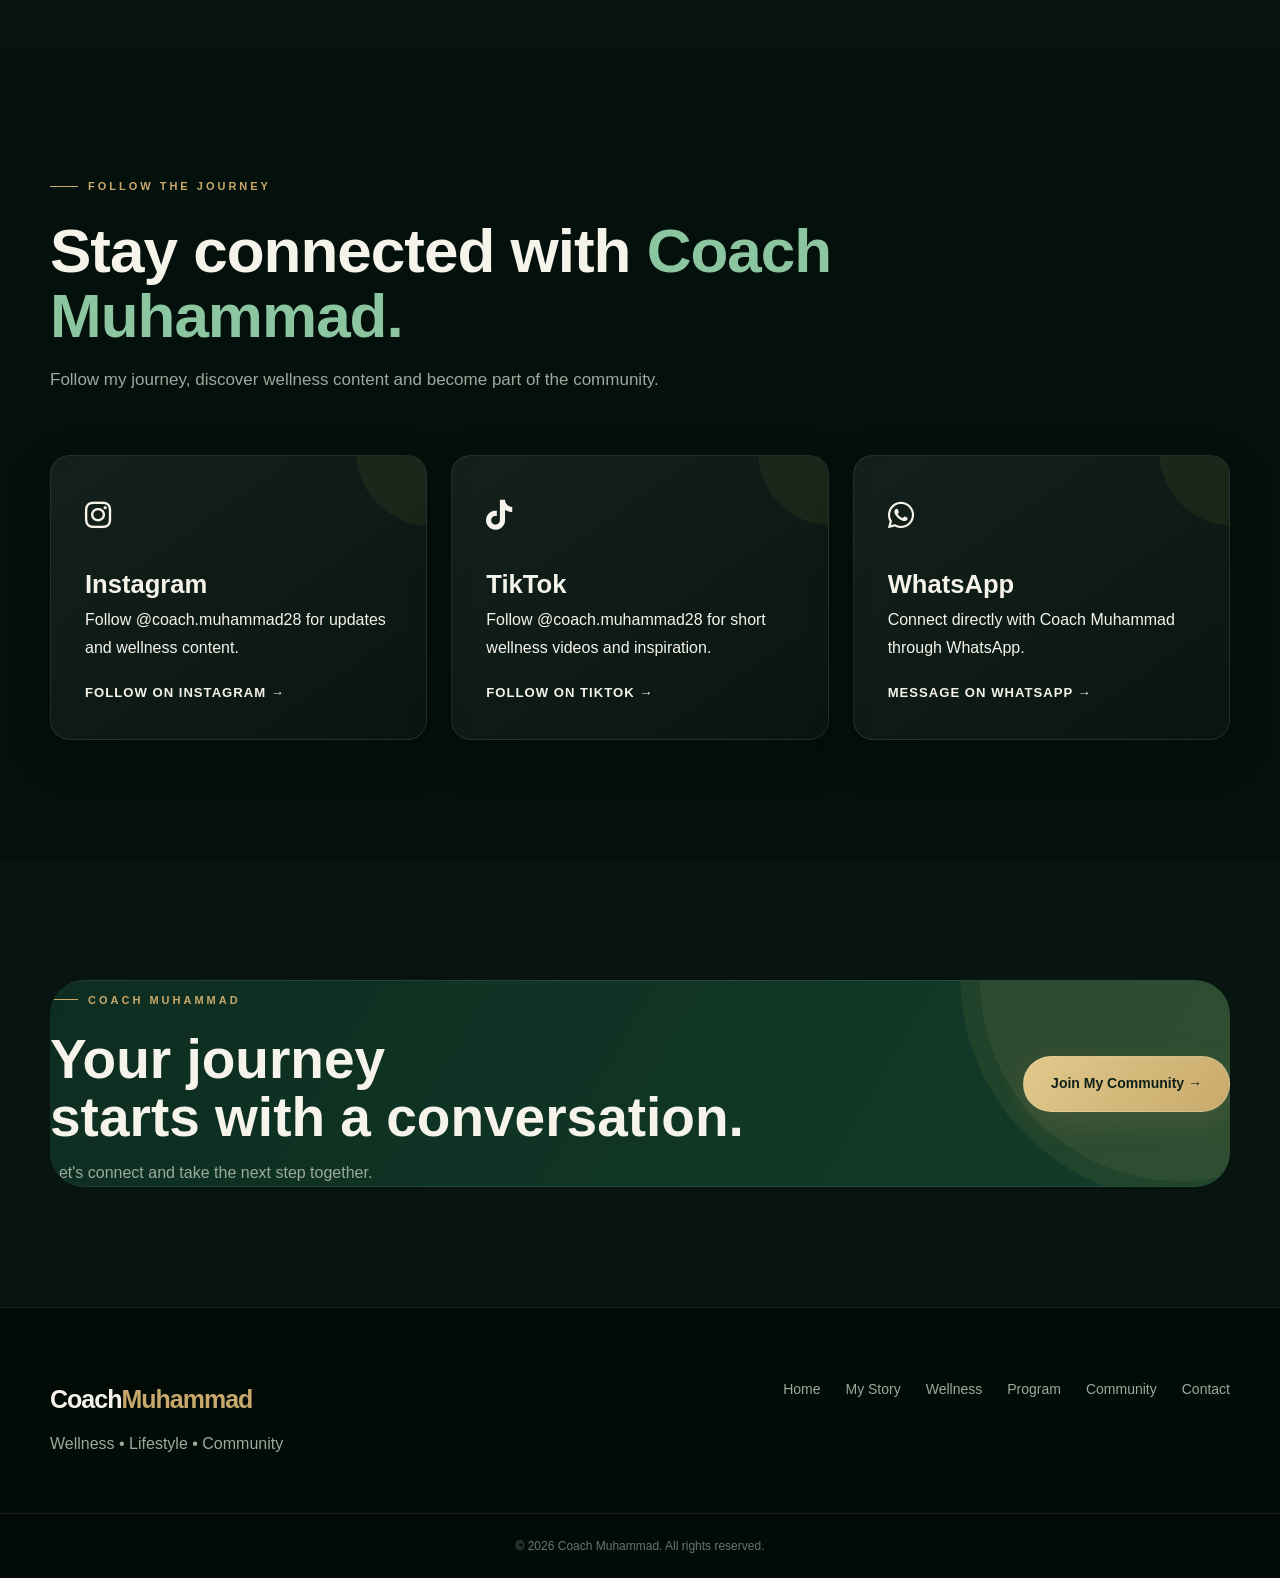
<file: contact.html>
<!DOCTYPE html>
<html lang="en">

<head>
    <meta charset="UTF-8">
    <meta name="viewport" content="width=device-width, initial-scale=1.0">

    <meta
        name="description"
        content="Contact Coach Muhammad — connect through WhatsApp, Instagram, TikTok or email."
    >

    <title>Contact | Coach Muhammad</title>

    <link rel="stylesheet" href="style.css">

    <!-- ICON LIBRARY -->
    <link
        rel="stylesheet"
        href="https://cdnjs.cloudflare.com/ajax/libs/font-awesome/6.5.2/css/all.min.css"
    >
</head>

<body>

    <!-- LOADER -->
    <div id="loader">

        <div class="loader-content">

            <div class="logo">
                Coach<span>Muhammad</span>
            </div>

            <p>
                WELLNESS • LIFESTYLE • COMMUNITY
            </p>

        </div>

    </div>


    <!-- NAVIGATION -->
    <header class="navbar">

        <div class="nav-container">

            <a href="index.html" class="logo">
                Coach<span>Muhammad</span>
            </a>

            <button
                class="menu-toggle"
                id="menuToggle"
                aria-label="Open navigation">

                ☰

            </button>

            <nav id="navMenu">

                <a href="index.html">
                    Home
                </a>

                <a href="about.html">
                    My Story
                </a>

                <a href="wellness.html">
                    Wellness
                </a>

                <a href="program.html">
                    Program
                </a>

                <a href="community.html">
                    Community
                </a>

                <a href="contact.html" class="active">
                    Contact
                </a>

            </nav>

        </div>

    </header>


    <main>


        <!-- HERO -->

        <section class="page-hero">

            <div class="container">

                <div class="eyebrow reveal">
                    COACH MUHAMMAD
                </div>

                <h1 class="reveal">

                    Let's
                    <br>

                    <span>connect.</span>

                </h1>

                <p class="reveal">

                    Have a question, want to learn more,
                    or simply want to connect?

                    I'd love to hear from you.

                </p>

            </div>

        </section>



        <!-- CONTACT SECTION -->

        <section class="section">

            <div class="container">

                <div class="contact-grid">


                    <!-- LEFT SIDE -->

                    <div class="contact-info reveal">

                        <div class="eyebrow">
                            GET IN TOUCH
                        </div>

                        <h2>

                            Let's start a
                            <span>conversation.</span>

                        </h2>

                        <p>

                            Whether you're interested in wellness,
                            the FeelGreat program, my community,
                            or simply want to say hello,
                            feel free to reach out.

                        </p>


                        <!-- WHATSAPP -->

                        <a
                            href="https://wa.me/254727774607"
                            target="_blank"
                            class="contact-item">

                            <div class="contact-icon">

                                <i class="fa-brands fa-whatsapp"></i>

                            </div>

                            <div>

                                <small>
                                    WHATSAPP
                                </small>

                                <strong>
                                    0727 774 607
                                </strong>

                            </div>

                        </a>


                        <!-- EMAIL -->

                        <a
                            href="mailto:mzubeir081@gmail.com"
                            class="contact-item">

                            <div class="contact-icon">

                                <i class="fa-solid fa-envelope"></i>

                            </div>

                            <div>

                                <small>
                                    EMAIL
                                </small>

                                <strong>
                                    mzubeir081@gmail.com
                                </strong>

                            </div>

                        </a>


                        <!-- TIKTOK -->

                        <a
                            href="https://www.tiktok.com/@coach.muhammad28"
                            target="_blank"
                            class="contact-item">

                            <div class="contact-icon">

                                <i class="fa-brands fa-tiktok"></i>

                            </div>

                            <div>

                                <small>
                                    TIKTOK
                                </small>

                                <strong>
                                    @coach.muhammad28
                                </strong>

                            </div>

                        </a>


                        <!-- INSTAGRAM -->

                        <a
                            href="https://www.instagram.com/coach.muhammad28"
                            target="_blank"
                            class="contact-item">

                            <div class="contact-icon">

                                <i class="fa-brands fa-instagram"></i>

                            </div>

                            <div>

                                <small>
                                    INSTAGRAM
                                </small>

                                <strong>
                                    @coach.muhammad28
                                </strong>

                            </div>

                        </a>

                    </div>



                    <!-- FORM -->

                    <div class="contact-form-wrapper reveal">

                        <div class="form-header">

                            <div class="eyebrow">
                                SEND A MESSAGE
                            </div>

                            <h2>
                                I'd love to
                                <span>hear from you.</span>
                            </h2>

                        </div>


                        <form
                            id="contactForm"
                            action="https://formspree.io/f/xljeyekn"
                            method="POST">


                            <!-- NAME -->

                            <div class="form-group">

                                <label for="name">
                                    Your Name
                                </label>

                                <input
                                    type="text"
                                    id="name"
                                    name="name"
                                    placeholder="Enter your name"
                                    required
                                >

                            </div>


                            <!-- EMAIL -->

                            <div class="form-group">

                                <label for="email">
                                    Email Address
                                </label>

                                <input
                                    type="email"
                                    id="email"
                                    name="email"
                                    placeholder="Enter your email"
                                    required
                                >

                            </div>


                            <!-- MESSAGE -->

                            <div class="form-group">

                                <label for="userMessage">
                                    Your Message
                                </label>

                                <textarea
                                    id="userMessage"
                                    name="message"
                                    placeholder="Write your message..."
                                    required
                                ></textarea>

                            </div>


                            <!-- BUTTON -->

                            <button
                                type="submit"
                                class="btn">

                                Send Message →

                            </button>

                        </form>


                        <!-- FORM MESSAGE -->

                        <div
                            id="formMessage"
                            style="display:none;">

                        </div>

                    </div>

                </div>

            </div>

        </section>



        <!-- SOCIAL SECTION -->

        <section class="section section-dark">

            <div class="container">

                <div class="section-heading reveal">

                    <div class="eyebrow">
                        FOLLOW THE JOURNEY
                    </div>

                    <h2>

                        Stay connected with
                        <span>Coach Muhammad.</span>

                    </h2>

                    <p>

                        Follow my journey, discover wellness
                        content and become part of the community.

                    </p>

                </div>


                <div class="grid-3">


                    <!-- INSTAGRAM -->

                    <a
                        href="https://www.instagram.com/coach.muhammad28"
                        target="_blank"
                        class="card social-card reveal">

                        <div class="wellness-icon">

                            <i class="fa-brands fa-instagram"></i>

                        </div>

                        <h3>
                            Instagram
                        </h3>

                        <p>
                            Follow @coach.muhammad28
                            for updates and wellness content.
                        </p>

                        <span class="learn-link">
                            Follow on Instagram →
                        </span>

                    </a>


                    <!-- TIKTOK -->

                    <a
                        href="https://www.tiktok.com/@coach.muhammad28"
                        target="_blank"
                        class="card social-card reveal">

                        <div class="wellness-icon">

                            <i class="fa-brands fa-tiktok"></i>

                        </div>

                        <h3>
                            TikTok
                        </h3>

                        <p>
                            Follow @coach.muhammad28
                            for short wellness videos and inspiration.
                        </p>

                        <span class="learn-link">
                            Follow on TikTok →
                        </span>

                    </a>


                    <!-- WHATSAPP -->

                    <a
                        href="https://wa.me/254727774607"
                        target="_blank"
                        class="card social-card reveal">

                        <div class="wellness-icon">

                            <i class="fa-brands fa-whatsapp"></i>

                        </div>

                        <h3>
                            WhatsApp
                        </h3>

                        <p>
                            Connect directly with Coach Muhammad
                            through WhatsApp.
                        </p>

                        <span class="learn-link">
                            Message on WhatsApp →
                        </span>

                    </a>


                </div>

            </div>

        </section>



        <!-- FINAL CTA -->

        <section class="section">

            <div class="container">

                <div class="program-banner">

                    <div class="program-banner-content reveal">

                        <div>

                            <div class="eyebrow">
                                COACH MUHAMMAD
                            </div>

                            <h2>

                                Your journey
                                <br>

                                starts with a conversation.

                            </h2>

                            <p>

                                Let's connect and take the next
                                step together.

                            </p>

                        </div>


                        <a
                            href="community.html"
                            class="btn">

                            Join My Community →

                        </a>

                    </div>

                </div>

            </div>

        </section>


    </main>



    <!-- FOOTER -->

    <footer>

        <div class="container footer-grid">

            <div>

                <div class="logo">
                    Coach<span>Muhammad</span>
                </div>

                <p>
                    Wellness • Lifestyle • Community
                </p>

            </div>


            <div class="footer-links">

                <a href="index.html">
                    Home
                </a>

                <a href="about.html">
                    My Story
                </a>

                <a href="wellness.html">
                    Wellness
                </a>

                <a href="program.html">
                    Program
                </a>

                <a href="community.html">
                    Community
                </a>

                <a href="contact.html">
                    Contact
                </a>

            </div>

        </div>


        <div class="footer-bottom">

            © 2026 Coach Muhammad.
            All rights reserved.

        </div>

    </footer>


    <script src="script.js"></script>

</body>

</html>
</file>
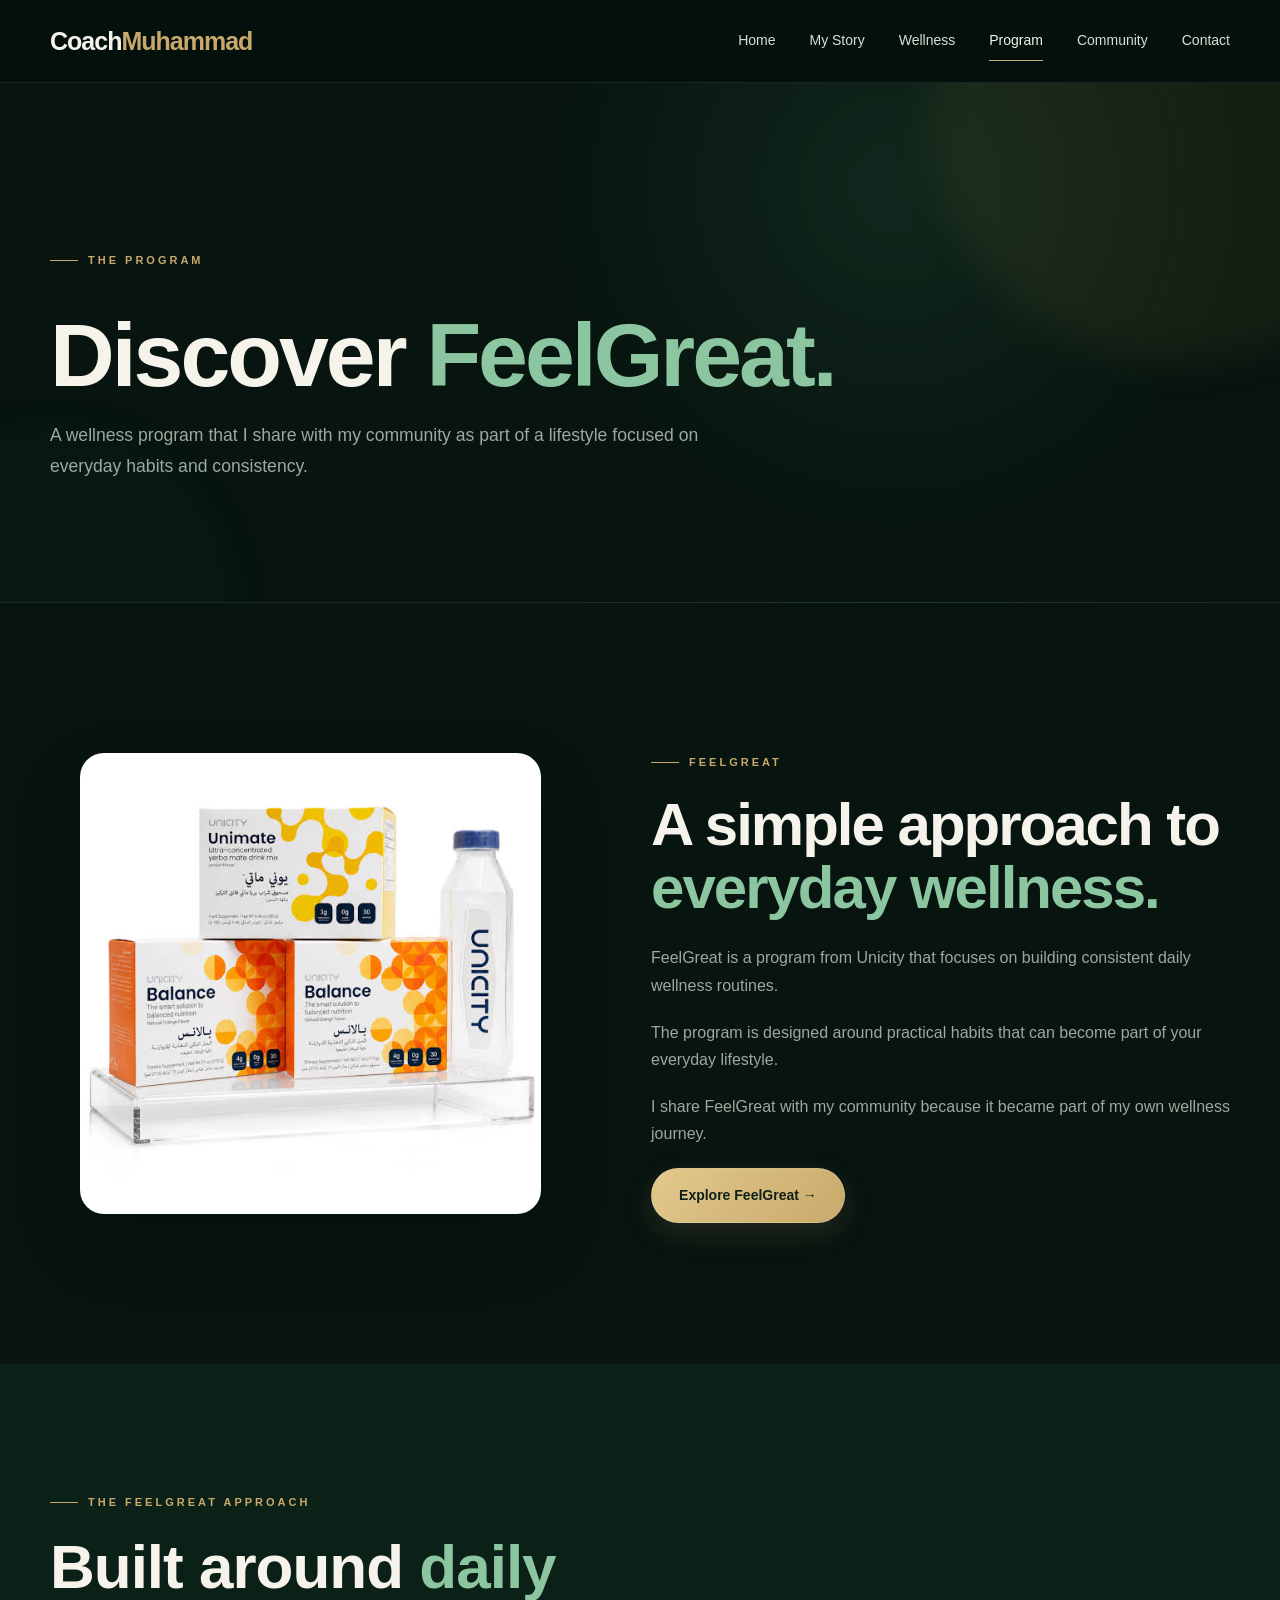
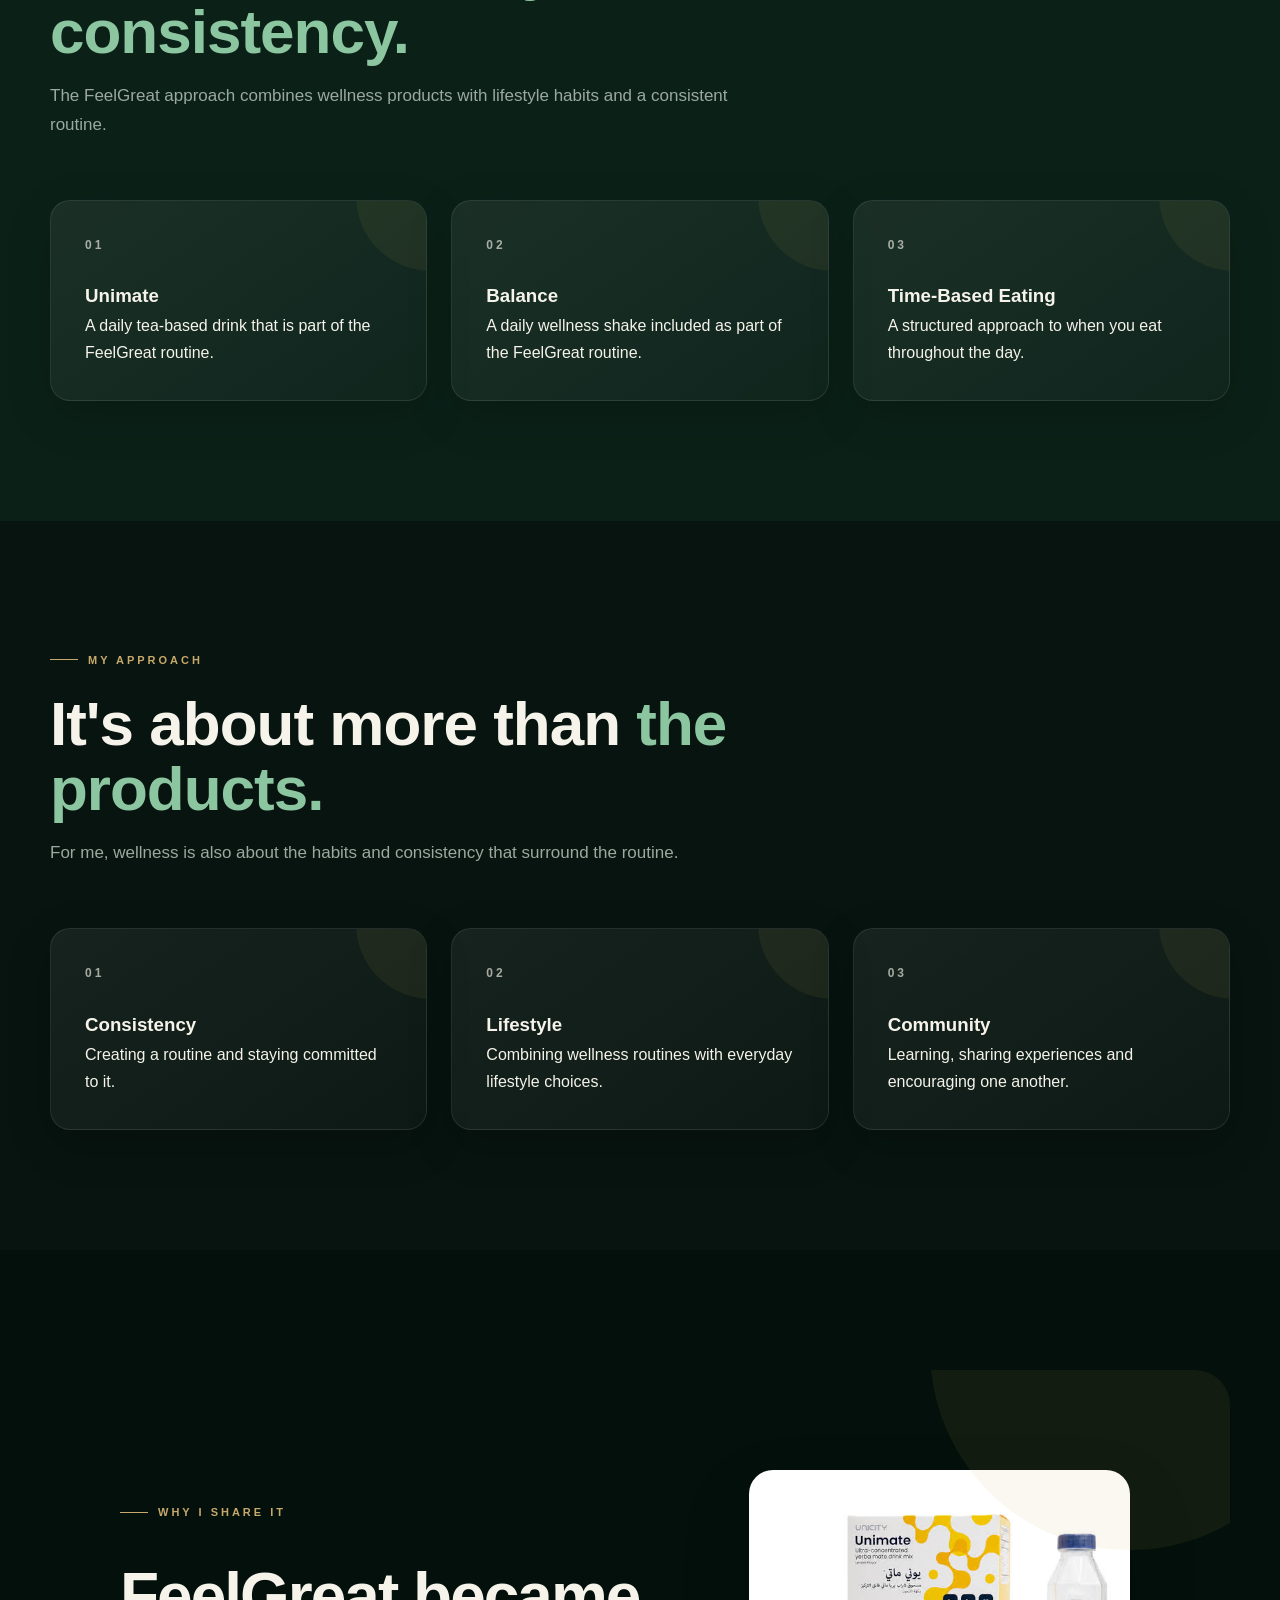
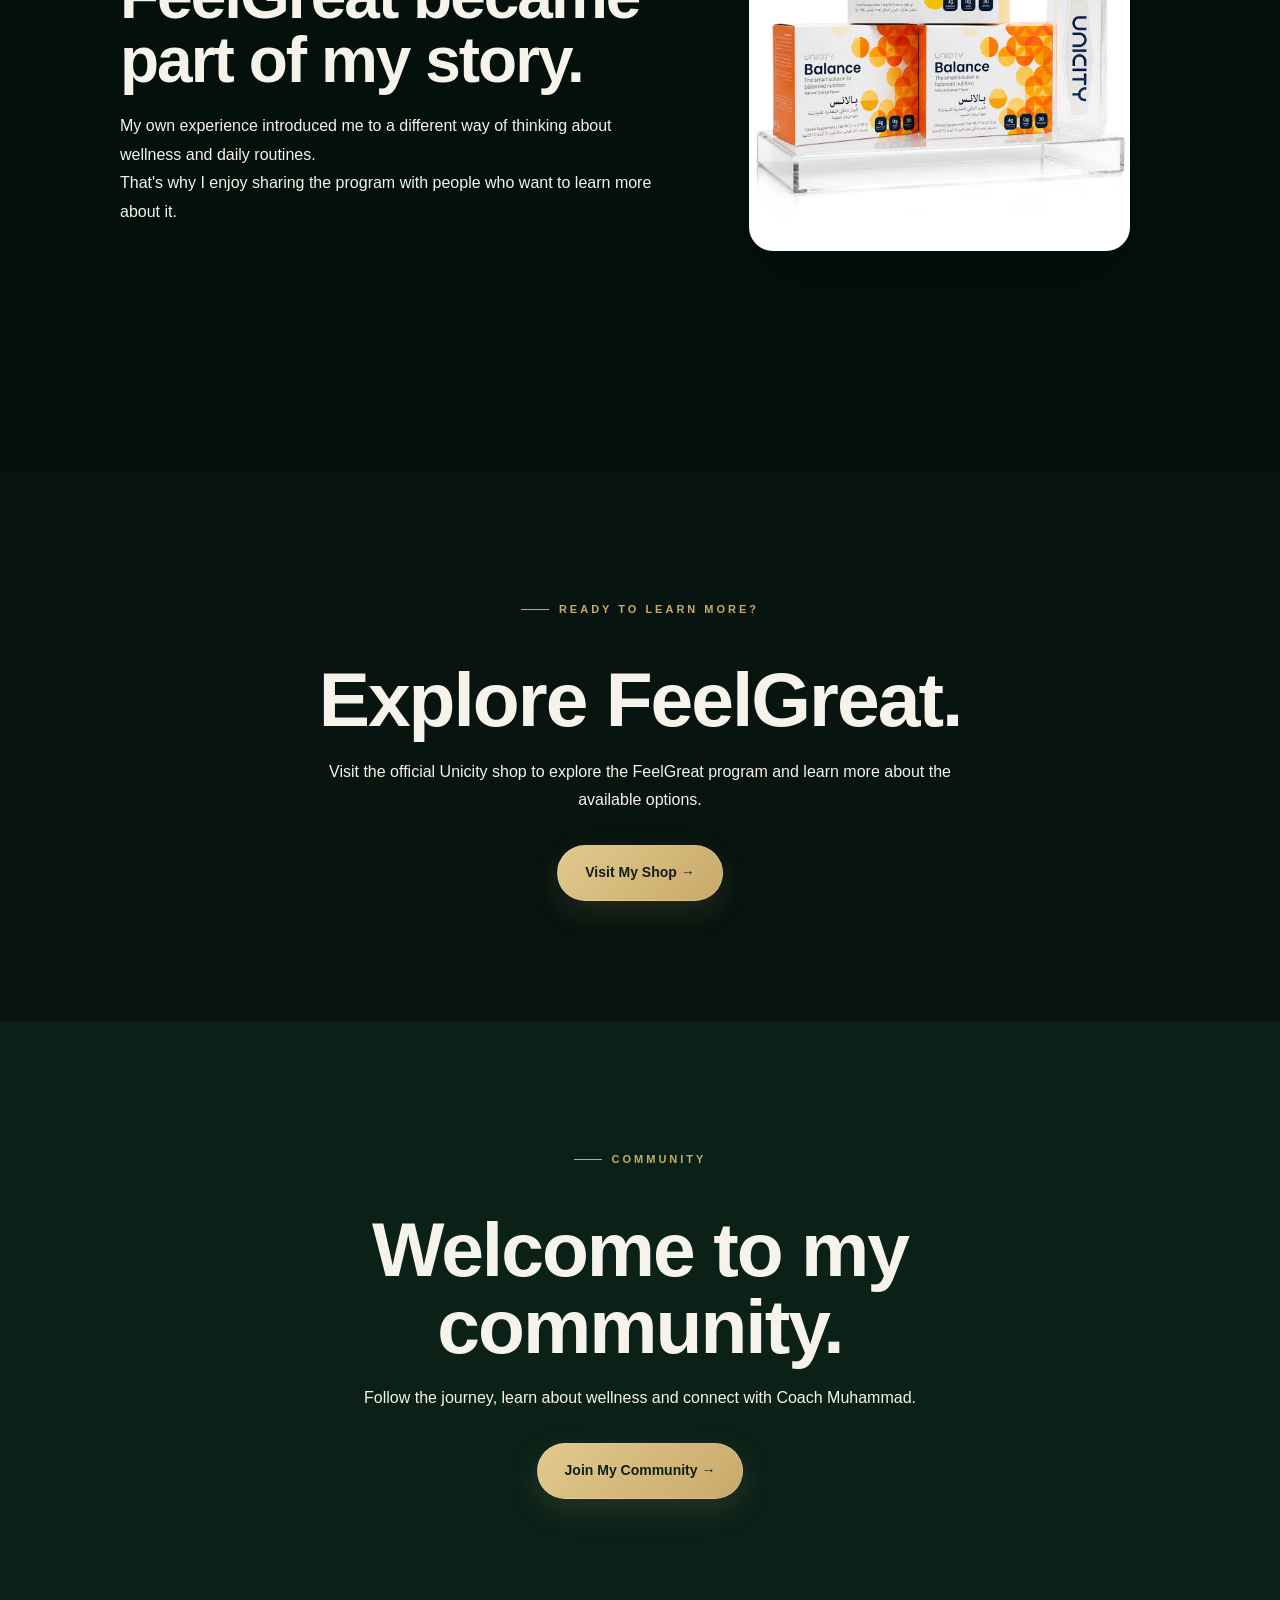
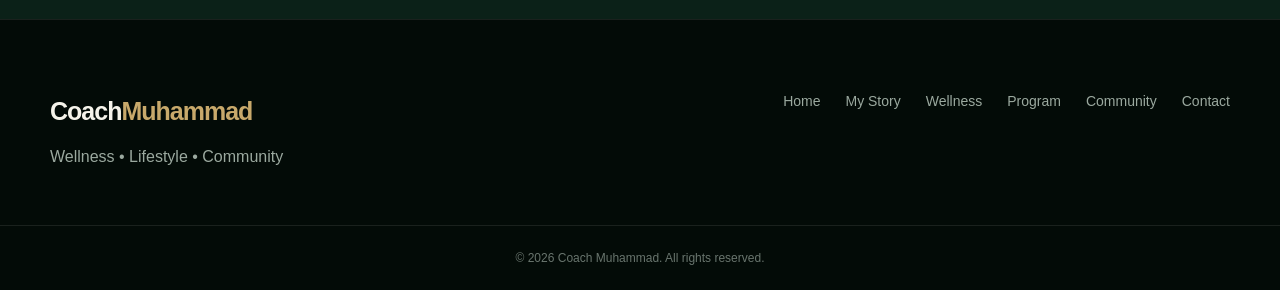
<file: program.html>
<!DOCTYPE html>
<html lang="en">

<head>
    <meta charset="UTF-8">
    <meta name="viewport" content="width=device-width, initial-scale=1.0">

    <meta
        name="description"
        content="Discover the FeelGreat program shared by Coach Muhammad."
    >

    <title>FeelGreat Program | Coach Muhammad</title>

    <link rel="stylesheet" href="style.css">
</head>

<body>

    <!-- LOADER -->
    <div id="loader">

        <div class="loader-content">

            <div class="logo">
                Coach<span>Muhammad</span>
            </div>

            <p>
                WELLNESS • LIFESTYLE • COMMUNITY
            </p>

        </div>

    </div>


    <!-- NAVIGATION -->
    <header class="navbar">

        <div class="nav-container">

            <a href="index.html" class="logo">
                Coach<span>Muhammad</span>
            </a>

            <button
                class="menu-toggle"
                id="menuToggle"
                aria-label="Open navigation">

                ☰

            </button>


            <nav id="navMenu">

                <a href="index.html">
                    Home
                </a>

                <a href="about.html">
                    My Story
                </a>

                <a href="wellness.html">
                    Wellness
                </a>

                <a href="program.html" class="active">
                    Program
                </a>

                <a href="community.html">
                    Community
                </a>

                <a href="contact.html">
                    Contact
                </a>

            </nav>

        </div>

    </header>



    <main>


        <!-- PAGE HERO -->
        <section class="page-hero">

            <div class="container">

                <div class="eyebrow reveal">
                    THE PROGRAM
                </div>

                <h1 class="reveal">
                    Discover
                    <span>FeelGreat.</span>
                </h1>

                <p class="reveal">
                    A wellness program that I share with
                    my community as part of a lifestyle
                    focused on everyday habits and
                    consistency.
                </p>

            </div>

        </section>



        <!-- PRODUCT INTRO -->
        <section class="section">

            <div class="container">

                <div class="story-grid">


                    <!-- IMAGE -->

                    <div class="program-product-image reveal">

                        <img
                            src="feelgreat-program.jpg"
                            alt="FeelGreat program by Unicity">

                    </div>


                    <!-- TEXT -->

                    <div class="story-content reveal">

                        <div class="eyebrow">
                            FEELGREAT
                        </div>

                        <h2>
                            A simple approach to
                            <span>everyday wellness.</span>
                        </h2>

                        <p>
                            FeelGreat is a program from Unicity
                            that focuses on building consistent
                            daily wellness routines.
                        </p>

                        <p>
                            The program is designed around
                            practical habits that can become
                            part of your everyday lifestyle.
                        </p>

                        <p>
                            I share FeelGreat with my community
                            because it became part of my own
                            wellness journey.
                        </p>

                        <a
                            href="https://shop2.unicity.com/c/69312497"
                            class="btn"
                            target="_blank"
                            rel="noopener noreferrer">

                            Explore FeelGreat →

                        </a>

                    </div>

                </div>

            </div>

        </section>



        <!-- WHAT IT INCLUDES -->
        <section class="section section-soft">

            <div class="container">

                <div class="section-heading reveal">

                    <div class="eyebrow">
                        THE FEELGREAT APPROACH
                    </div>

                    <h2>
                        Built around
                        <span>daily consistency.</span>
                    </h2>

                    <p>
                        The FeelGreat approach combines
                        wellness products with lifestyle
                        habits and a consistent routine.
                    </p>

                </div>


                <div class="grid-3">


                    <!-- 01 -->

                    <div class="card reveal">

                        <div class="card-number">
                            01
                        </div>

                        <h3>
                            Unimate
                        </h3>

                        <p>
                            A daily tea-based drink that is
                            part of the FeelGreat routine.
                        </p>

                    </div>


                    <!-- 02 -->

                    <div class="card reveal">

                        <div class="card-number">
                            02
                        </div>

                        <h3>
                            Balance
                        </h3>

                        <p>
                            A daily wellness shake included
                            as part of the FeelGreat routine.
                        </p>

                    </div>


                    <!-- 03 -->

                    <div class="card reveal">

                        <div class="card-number">
                            03
                        </div>

                        <h3>
                            Time-Based Eating
                        </h3>

                        <p>
                            A structured approach to when
                            you eat throughout the day.
                        </p>

                    </div>

                </div>

            </div>

        </section>



        <!-- HOW I USE IT -->
        <section class="section">

            <div class="container">

                <div class="section-heading reveal">

                    <div class="eyebrow">
                        MY APPROACH
                    </div>

                    <h2>
                        It's about more than
                        <span>the products.</span>
                    </h2>

                    <p>
                        For me, wellness is also about the
                        habits and consistency that surround
                        the routine.
                    </p>

                </div>


                <div class="grid-3">


                    <div class="card reveal">

                        <div class="card-number">
                            01
                        </div>

                        <h3>
                            Consistency
                        </h3>

                        <p>
                            Creating a routine and staying
                            committed to it.
                        </p>

                    </div>


                    <div class="card reveal">

                        <div class="card-number">
                            02
                        </div>

                        <h3>
                            Lifestyle
                        </h3>

                        <p>
                            Combining wellness routines
                            with everyday lifestyle choices.
                        </p>

                    </div>


                    <div class="card reveal">

                        <div class="card-number">
                            03
                        </div>

                        <h3>
                            Community
                        </h3>

                        <p>
                            Learning, sharing experiences
                            and encouraging one another.
                        </p>

                    </div>


                </div>

            </div>

        </section>



        <!-- MY EXPERIENCE -->
        <section class="section section-dark">

            <div class="container">

                <div class="program-feature reveal">


                    <div class="program-feature-text">

                        <div class="eyebrow">
                            WHY I SHARE IT
                        </div>

                        <h2>
                            FeelGreat became part of
                            <span>my story.</span>
                        </h2>

                        <p>
                            My own experience introduced me
                            to a different way of thinking about
                            wellness and daily routines.
                        </p>

                        <p>
                            That's why I enjoy sharing the
                            program with people who want to
                            learn more about it.
                        </p>

                    </div>


                    <div class="program-product-image">

                        <img
                            src="feelgreat-program.jpg"
                            alt="FeelGreat program">

                    </div>

                </div>

            </div>

        </section>



        <!-- CTA / PURCHASE -->
        <section class="section">

            <div class="container">

                <div class="community-hero reveal">

                    <div class="eyebrow">
                        READY TO LEARN MORE?
                    </div>

                    <h2>
                        Explore
                        <span>FeelGreat.</span>
                    </h2>

                    <p>
                        Visit the official Unicity shop to
                        explore the FeelGreat program and
                        learn more about the available options.
                    </p>

                    <a
                        href="https://shop2.unicity.com/c/69312497"
                        class="btn"
                        target="_blank"
                        rel="noopener noreferrer">

                        Visit My Shop →

                    </a>

                </div>

            </div>

        </section>



        <!-- COMMUNITY -->
        <section class="section section-soft">

            <div class="container">

                <div class="community-hero reveal">

                    <div class="eyebrow">
                        COMMUNITY
                    </div>

                    <h2>
                        Welcome to
                        <span>my community.</span>
                    </h2>

                    <p>
                        Follow the journey, learn about
                        wellness and connect with Coach Muhammad.
                    </p>

                    <a
                        href="community.html"
                        class="btn">

                        Join My Community →

                    </a>

                </div>

            </div>

        </section>


    </main>



    <!-- FOOTER -->

    <footer>

        <div class="container footer-grid">

            <div>

                <div class="logo">
                    Coach<span>Muhammad</span>
                </div>

                <p>
                    Wellness • Lifestyle • Community
                </p>

            </div>


            <div class="footer-links">

                <a href="index.html">
                    Home
                </a>

                <a href="about.html">
                    My Story
                </a>

                <a href="wellness.html">
                    Wellness
                </a>

                <a href="program.html">
                    Program
                </a>

                <a href="community.html">
                    Community
                </a>

                <a href="contact.html">
                    Contact
                </a>

            </div>

        </div>


        <div class="footer-bottom">

            © 2026 Coach Muhammad.
            All rights reserved.

        </div>

    </footer>



    <script src="script.js"></script>

</body>

</html>
</file>
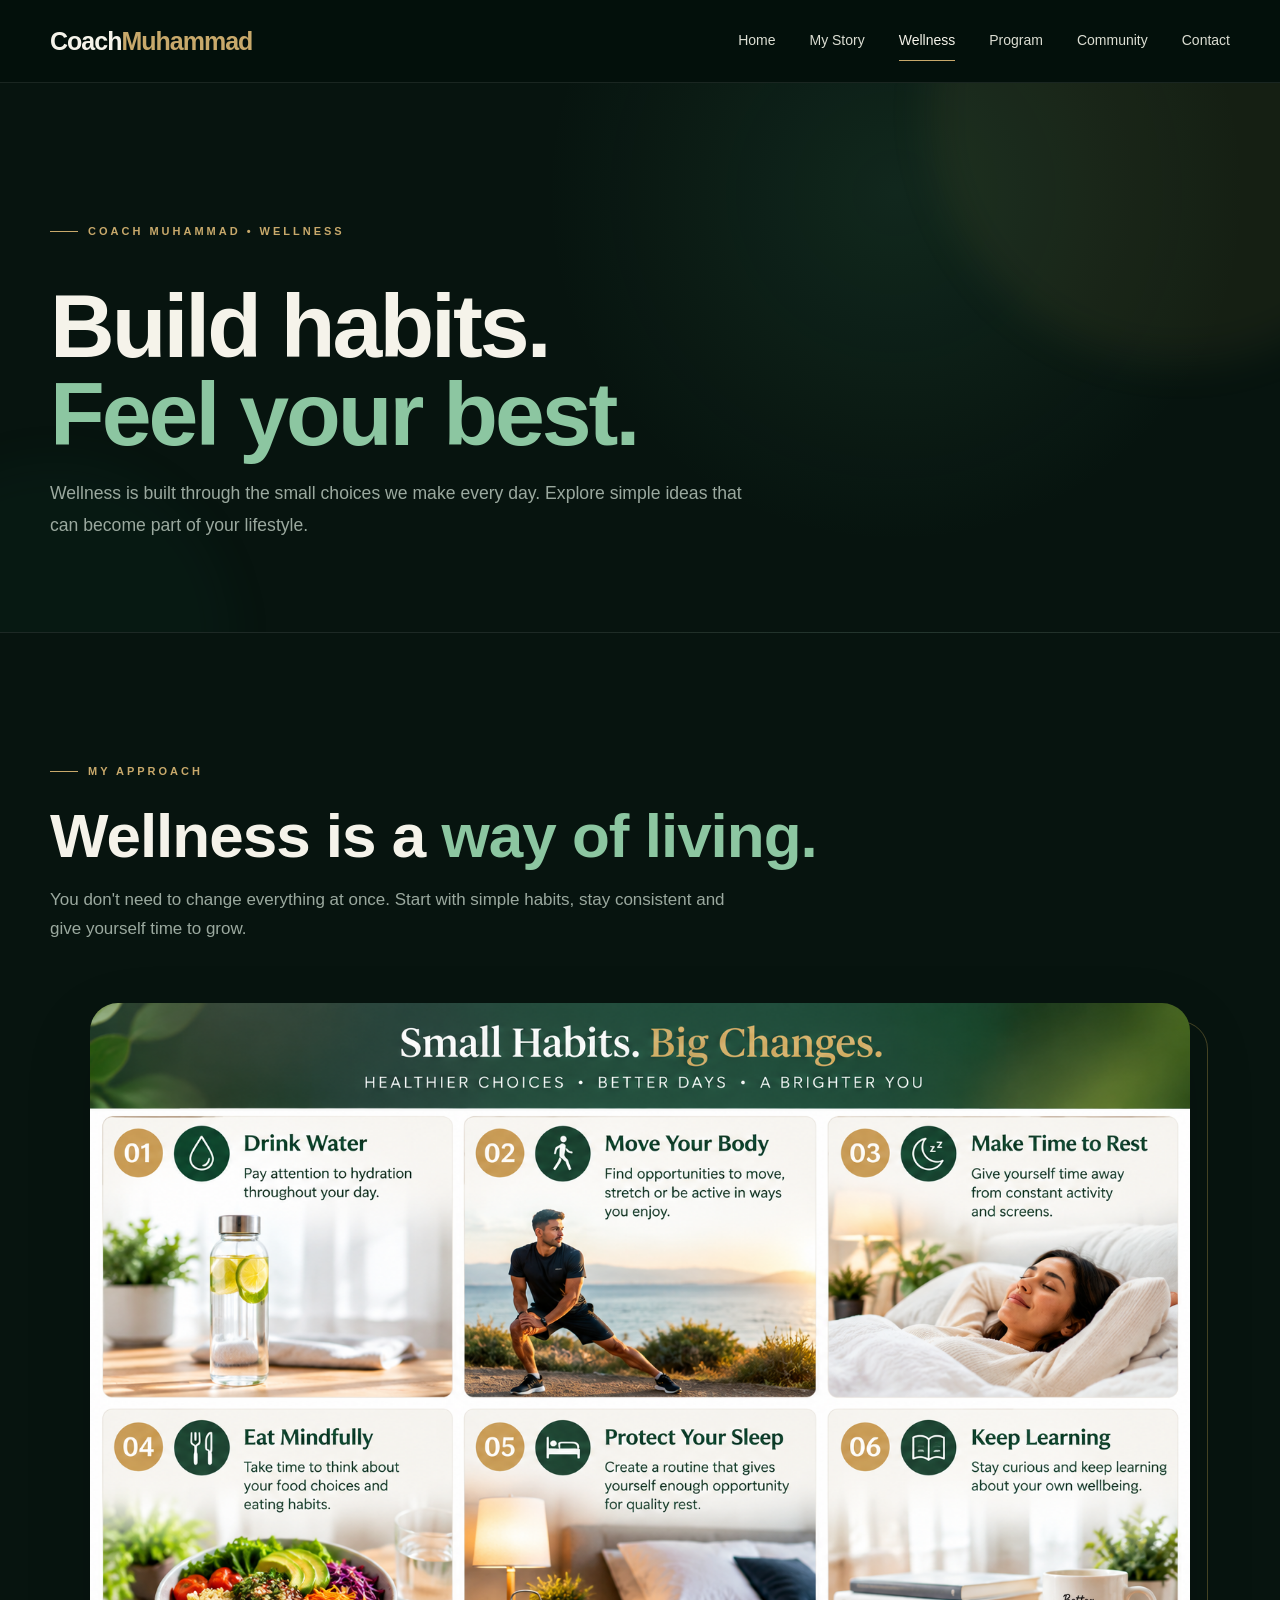
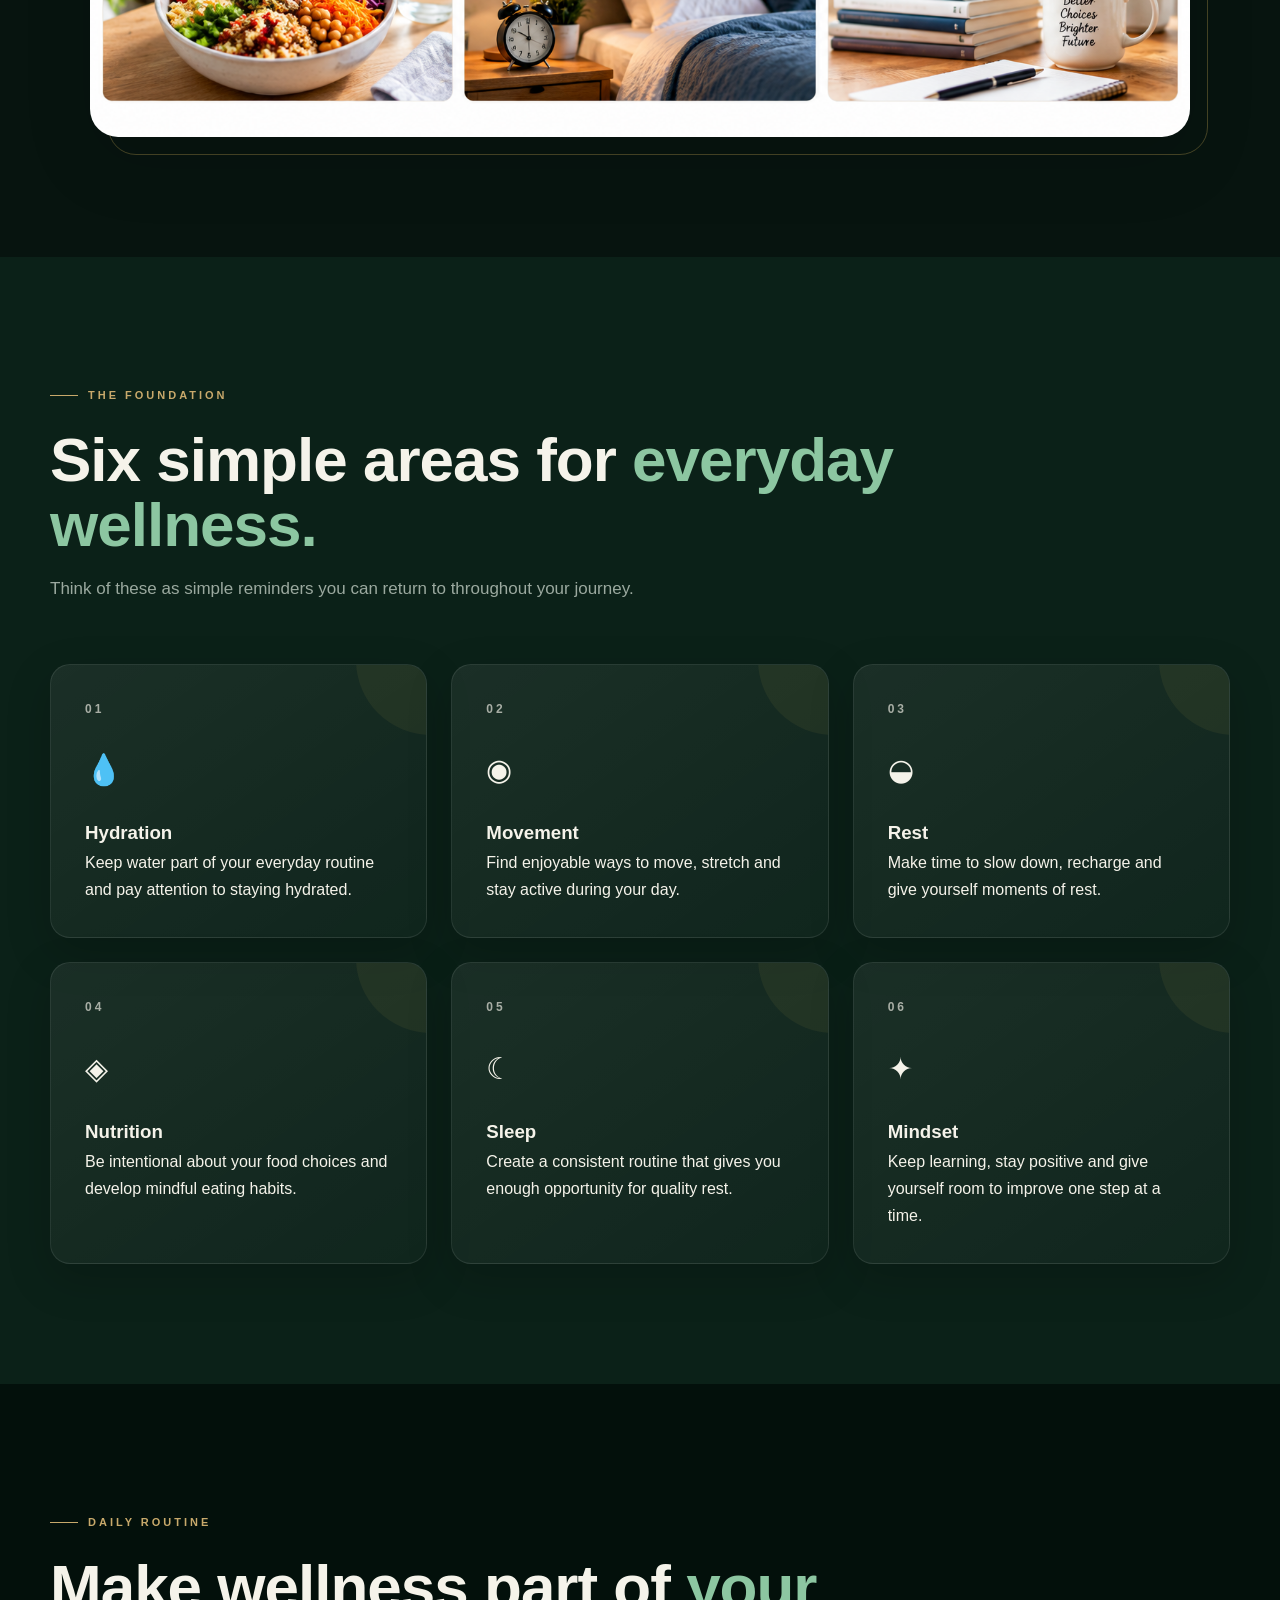
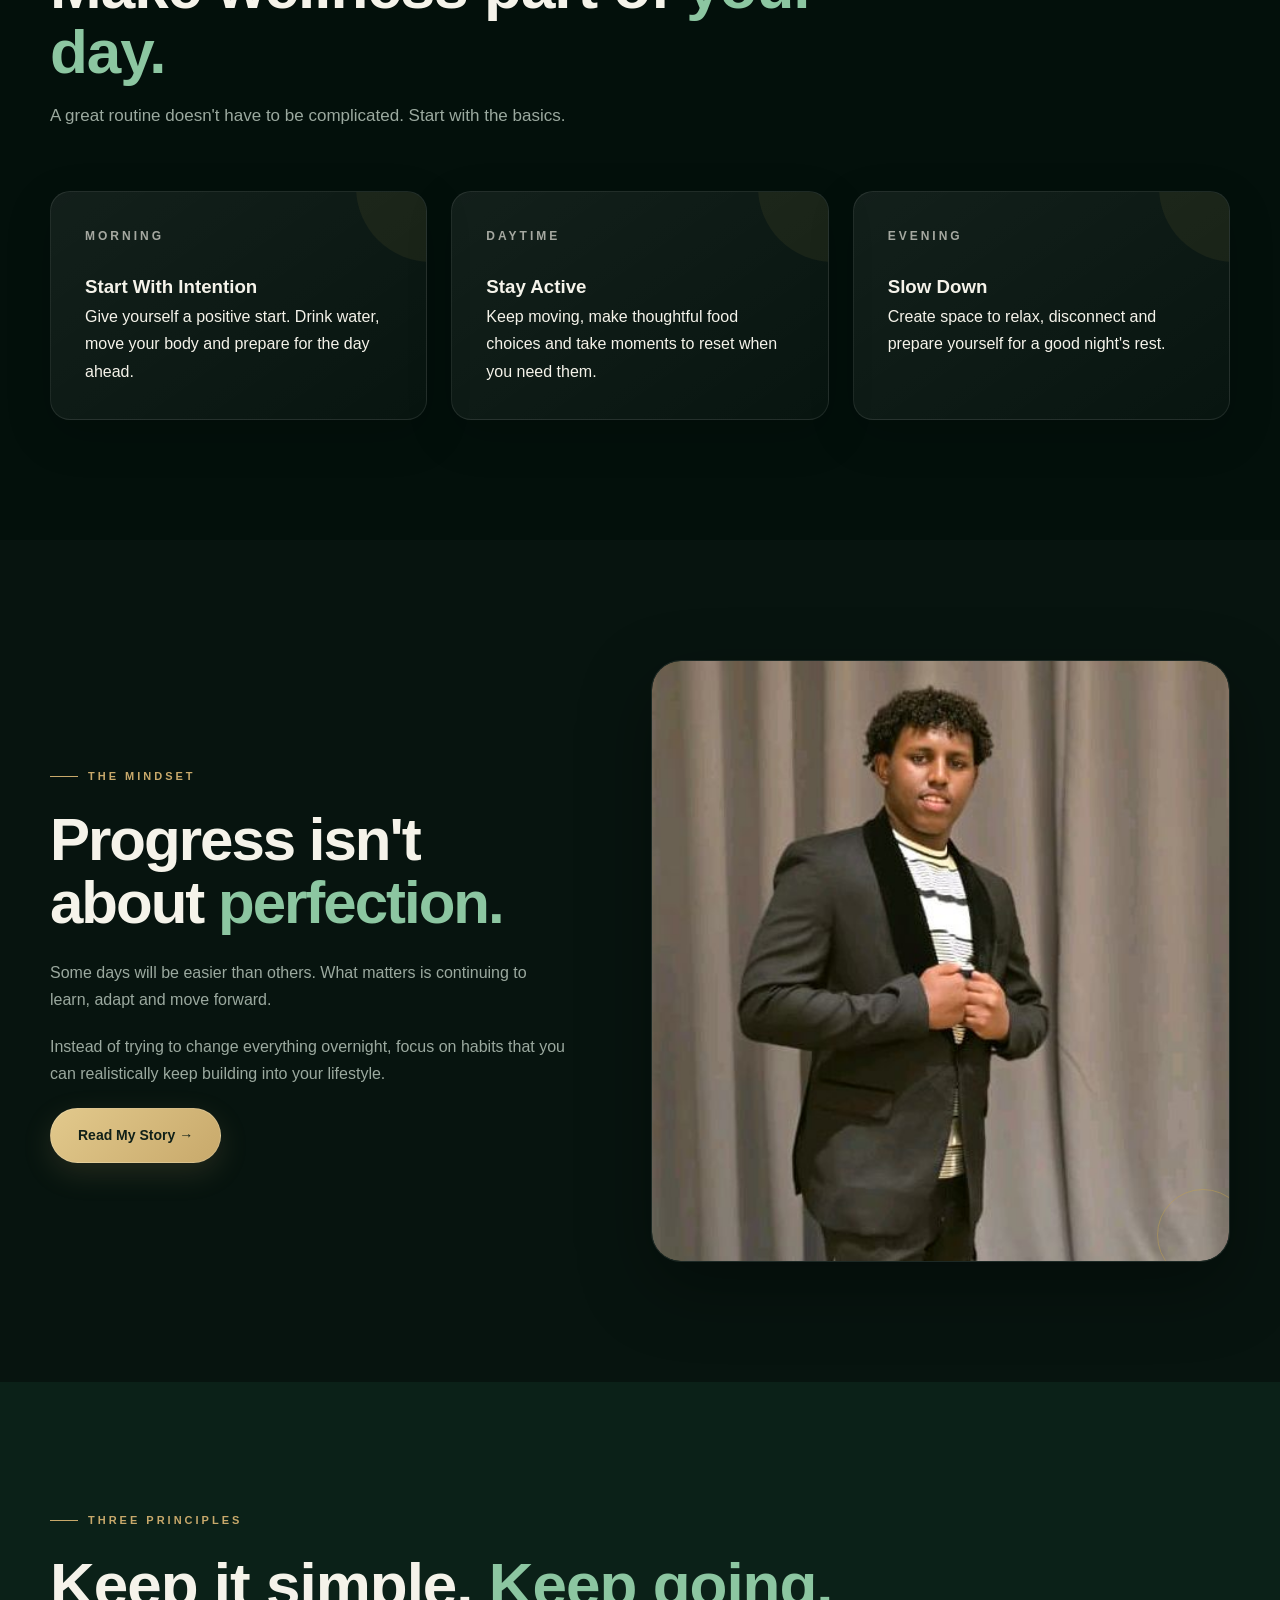
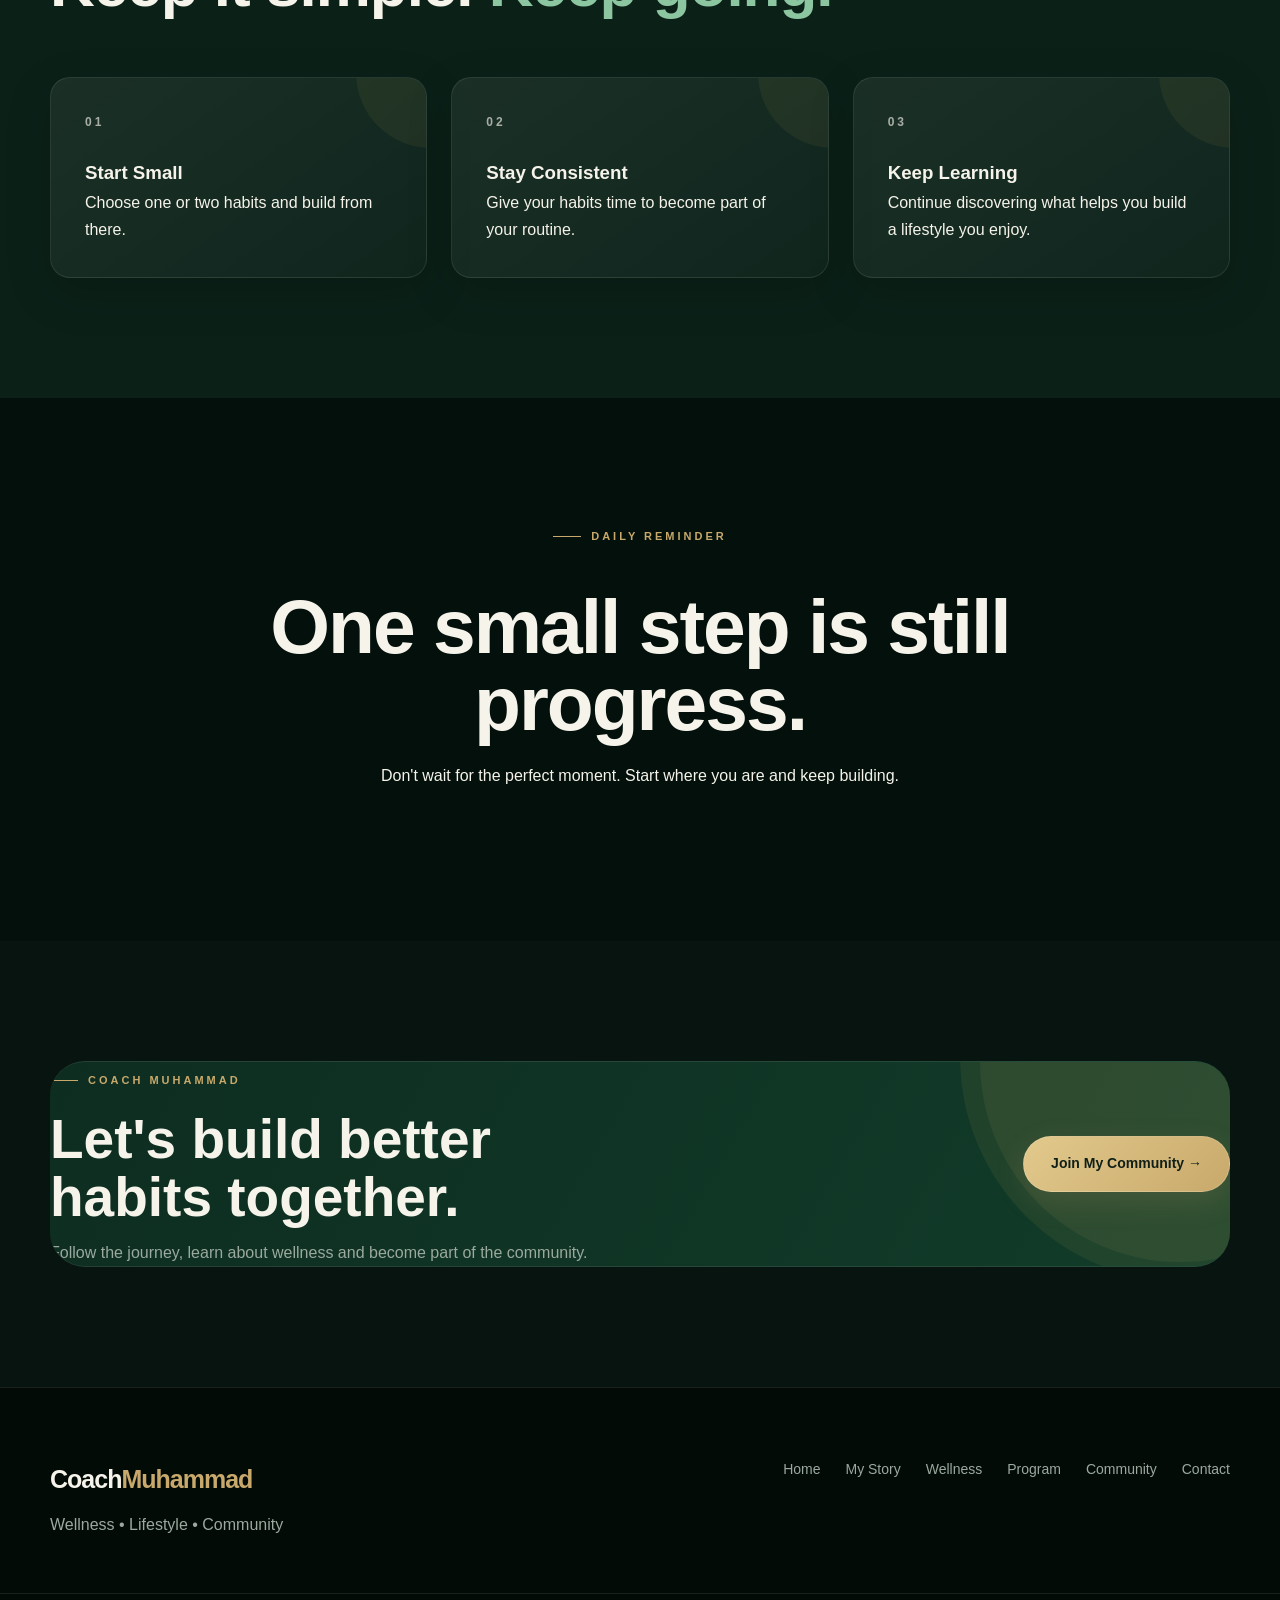
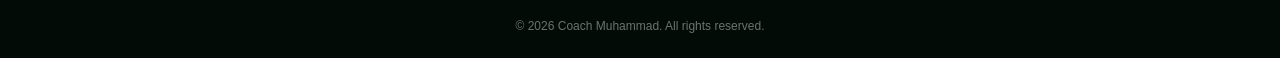
<file: wellness.html>
<!DOCTYPE html>
<html lang="en">

<head>
    <meta charset="UTF-8">
    <meta name="viewport" content="width=device-width, initial-scale=1.0">

    <meta
        name="description"
        content="Wellness with Coach Muhammad — simple habits for a balanced lifestyle."
    >

    <title>Wellness | Coach Muhammad</title>

    <link rel="stylesheet" href="style.css">
</head>

<body>

    <!-- LOADER -->
    <div id="loader">
        <div class="loader-content">
            <div class="logo">
                Coach<span>Muhammad</span>
            </div>

            <p>
                WELLNESS • LIFESTYLE • COMMUNITY
            </p>
        </div>
    </div>


    <!-- NAVIGATION -->
    <header class="navbar">

        <div class="nav-container">

            <a href="index.html" class="logo">
                Coach<span>Muhammad</span>
            </a>

            <button
                class="menu-toggle"
                id="menuToggle"
                aria-label="Open navigation">

                ☰

            </button>

            <nav id="navMenu">

                <a href="index.html">
                    Home
                </a>

                <a href="about.html">
                    My Story
                </a>

                <a href="wellness.html" class="active">
                    Wellness
                </a>

                <a href="program.html">
                    Program
                </a>

                <a href="community.html">
                    Community
                </a>

                <a href="contact.html">
                    Contact
                </a>

            </nav>

        </div>

    </header>


    <main>


        <!-- =================================================
             HERO
        ================================================== -->

        <section class="page-hero">

            <div class="container">

                <div class="eyebrow reveal">
                    COACH MUHAMMAD • WELLNESS
                </div>

                <h1 class="reveal">
                    Build habits.
                    <br>
                    <span>Feel your best.</span>
                </h1>

                <p class="reveal">
                    Wellness is built through the small choices
                    we make every day. Explore simple ideas that
                    can become part of your lifestyle.
                </p>

            </div>

        </section>



        <!-- =================================================
             INTRO
        ================================================== -->

        <section class="section">

            <div class="container">

                <div class="section-heading reveal">

                    <div class="eyebrow">
                        MY APPROACH
                    </div>

                    <h2>
                        Wellness is a
                        <span>way of living.</span>
                    </h2>

                    <p>
                        You don't need to change everything at once.
                        Start with simple habits, stay consistent
                        and give yourself time to grow.
                    </p>

                </div>


                <div class="wellness-image-container reveal">

                    <img
                        src="wellness.jpg"
                        alt="Wellness habits">

                </div>

            </div>

        </section>



        <!-- =================================================
             SIX HABITS
        ================================================== -->

        <section class="section section-soft">

            <div class="container">

                <div class="section-heading reveal">

                    <div class="eyebrow">
                        THE FOUNDATION
                    </div>

                    <h2>
                        Six simple areas for
                        <span>everyday wellness.</span>
                    </h2>

                    <p>
                        Think of these as simple reminders you
                        can return to throughout your journey.
                    </p>

                </div>


                <div class="grid-3">


                    <!-- 01 -->

                    <div class="card reveal">

                        <div class="card-number">
                            01
                        </div>

                        <div class="wellness-icon">
                            💧
                        </div>

                        <h3>
                            Hydration
                        </h3>

                        <p>
                            Keep water part of your everyday
                            routine and pay attention to
                            staying hydrated.
                        </p>

                    </div>


                    <!-- 02 -->

                    <div class="card reveal">

                        <div class="card-number">
                            02
                        </div>

                        <div class="wellness-icon">
                            ◉
                        </div>

                        <h3>
                            Movement
                        </h3>

                        <p>
                            Find enjoyable ways to move,
                            stretch and stay active during
                            your day.
                        </p>

                    </div>


                    <!-- 03 -->

                    <div class="card reveal">

                        <div class="card-number">
                            03
                        </div>

                        <div class="wellness-icon">
                            ◒
                        </div>

                        <h3>
                            Rest
                        </h3>

                        <p>
                            Make time to slow down, recharge
                            and give yourself moments of rest.
                        </p>

                    </div>


                    <!-- 04 -->

                    <div class="card reveal">

                        <div class="card-number">
                            04
                        </div>

                        <div class="wellness-icon">
                            ◈
                        </div>

                        <h3>
                            Nutrition
                        </h3>

                        <p>
                            Be intentional about your food
                            choices and develop mindful
                            eating habits.
                        </p>

                    </div>


                    <!-- 05 -->

                    <div class="card reveal">

                        <div class="card-number">
                            05
                        </div>

                        <div class="wellness-icon">
                            ☾
                        </div>

                        <h3>
                            Sleep
                        </h3>

                        <p>
                            Create a consistent routine that
                            gives you enough opportunity for
                            quality rest.
                        </p>

                    </div>


                    <!-- 06 -->

                    <div class="card reveal">

                        <div class="card-number">
                            06
                        </div>

                        <div class="wellness-icon">
                            ✦
                        </div>

                        <h3>
                            Mindset
                        </h3>

                        <p>
                            Keep learning, stay positive and
                            give yourself room to improve
                            one step at a time.
                        </p>

                    </div>


                </div>

            </div>

        </section>



        <!-- =================================================
             DAILY ROUTINE
        ================================================== -->

        <section class="section section-dark">

            <div class="container">

                <div class="section-heading reveal">

                    <div class="eyebrow">
                        DAILY ROUTINE
                    </div>

                    <h2>
                        Make wellness part of
                        <span>your day.</span>
                    </h2>

                    <p>
                        A great routine doesn't have to be
                        complicated. Start with the basics.
                    </p>

                </div>


                <div class="grid-3">


                    <div class="card reveal">

                        <div class="card-number">
                            MORNING
                        </div>

                        <h3>
                            Start With Intention
                        </h3>

                        <p>
                            Give yourself a positive start.
                            Drink water, move your body and
                            prepare for the day ahead.
                        </p>

                    </div>


                    <div class="card reveal">

                        <div class="card-number">
                            DAYTIME
                        </div>

                        <h3>
                            Stay Active
                        </h3>

                        <p>
                            Keep moving, make thoughtful
                            food choices and take moments
                            to reset when you need them.
                        </p>

                    </div>


                    <div class="card reveal">

                        <div class="card-number">
                            EVENING
                        </div>

                        <h3>
                            Slow Down
                        </h3>

                        <p>
                            Create space to relax, disconnect
                            and prepare yourself for a good
                            night's rest.
                        </p>

                    </div>


                </div>

            </div>

        </section>



        <!-- =================================================
             WELLNESS MINDSET
        ================================================== -->

        <section class="section">

            <div class="container">

                <div class="story-grid">


                    <div class="story-content reveal">

                        <div class="eyebrow">
                            THE MINDSET
                        </div>

                        <h2>
                            Progress isn't about
                            <span>perfection.</span>
                        </h2>

                        <p>
                            Some days will be easier than others.
                            What matters is continuing to learn,
                            adapt and move forward.
                        </p>

                        <p>
                            Instead of trying to change everything
                            overnight, focus on habits that you
                            can realistically keep building into
                            your lifestyle.
                        </p>

                        <a
                            href="about.html"
                            class="btn">

                            Read My Story →

                        </a>

                    </div>


                    <div class="story-image reveal">

                        <img
                            src="coach-muhammad.jpg"
                            alt="Coach Muhammad">

                    </div>


                </div>

            </div>

        </section>



        <!-- =================================================
             THREE PRINCIPLES
        ================================================== -->

        <section class="section section-soft">

            <div class="container">

                <div class="section-heading reveal">

                    <div class="eyebrow">
                        THREE PRINCIPLES
                    </div>

                    <h2>
                        Keep it simple.
                        <span>Keep going.</span>
                    </h2>

                </div>


                <div class="grid-3">


                    <div class="card reveal">

                        <div class="card-number">
                            01
                        </div>

                        <h3>
                            Start Small
                        </h3>

                        <p>
                            Choose one or two habits and
                            build from there.
                        </p>

                    </div>


                    <div class="card reveal">

                        <div class="card-number">
                            02
                        </div>

                        <h3>
                            Stay Consistent
                        </h3>

                        <p>
                            Give your habits time to become
                            part of your routine.
                        </p>

                    </div>


                    <div class="card reveal">

                        <div class="card-number">
                            03
                        </div>

                        <h3>
                            Keep Learning
                        </h3>

                        <p>
                            Continue discovering what helps
                            you build a lifestyle you enjoy.
                        </p>

                    </div>


                </div>

            </div>

        </section>



        <!-- =================================================
             DAILY REMINDER
        ================================================== -->

        <section class="section section-dark">

            <div class="container">

                <div class="community-hero reveal">

                    <div class="eyebrow">
                        DAILY REMINDER
                    </div>

                    <h2>
                        One small step
                        <span>is still progress.</span>
                    </h2>

                    <p>
                        Don't wait for the perfect moment.
                        Start where you are and keep building.
                    </p>

                </div>

            </div>

        </section>



        <!-- =================================================
             COMMUNITY CTA
        ================================================== -->

        <section class="section">

            <div class="container">

                <div class="program-banner">

                    <div class="program-banner-content reveal">

                        <div>

                            <div class="eyebrow">
                                COACH MUHAMMAD
                            </div>

                            <h2>
                                Let's build better
                                <br>
                                habits together.
                            </h2>

                            <p>
                                Follow the journey, learn about
                                wellness and become part of the
                                community.
                            </p>

                        </div>


                        <a
                            href="community.html"
                            class="btn">

                            Join My Community →

                        </a>

                    </div>

                </div>

            </div>

        </section>


    </main>



    <!-- FOOTER -->

    <footer>

        <div class="container footer-grid">

            <div>

                <div class="logo">
                    Coach<span>Muhammad</span>
                </div>

                <p>
                    Wellness • Lifestyle • Community
                </p>

            </div>


            <div class="footer-links">

                <a href="index.html">
                    Home
                </a>

                <a href="about.html">
                    My Story
                </a>

                <a href="wellness.html">
                    Wellness
                </a>

                <a href="program.html">
                    Program
                </a>

                <a href="community.html">
                    Community
                </a>

                <a href="contact.html">
                    Contact
                </a>

            </div>

        </div>


        <div class="footer-bottom">

            © 2026 Coach Muhammad.
            All rights reserved.

        </div>

    </footer>


    <script src="script.js"></script>

</body>

</html>
</file>
<file: style.css>
/* =========================================================
   COACH MUHAMMAD — PREMIUM WELLNESS WEBSITE
   Global Design System
========================================================= */


/* =========================================================
   RESET
========================================================= */

* {
    margin: 0;
    padding: 0;
    box-sizing: border-box;
}

html {
    scroll-behavior: smooth;
}

body {
    font-family:
        Inter,
        -apple-system,
        BlinkMacSystemFont,
        "Segoe UI",
        sans-serif;

    background: #07140f;
    color: #f5f3ea;
    line-height: 1.7;
    overflow-x: hidden;
}

img {
    max-width: 100%;
    display: block;
}

a {
    color: inherit;
    text-decoration: none;
}

button,
input,
textarea {
    font: inherit;
}


/* =========================================================
   VARIABLES
========================================================= */

:root {

    --green-950: #03100b;
    --green-900: #07140f;
    --green-800: #0b2118;
    --green-700: #103324;
    --green-600: #174b35;

    --green-main: #4f9f72;
    --green-light: #8cc6a1;

    --cream: #f5f3ea;
    --cream-soft: #dcded3;

    --gold: #c8a96b;
    --gold-light: #e2c98c;

    --muted: #9ba99f;

    --border:
        rgba(255, 255, 255, 0.09);

    --glass:
        rgba(255, 255, 255, 0.045);

    --shadow:
        0 25px 70px rgba(0, 0, 0, 0.35);

    --radius-lg: 30px;
    --radius-md: 20px;
    --radius-sm: 14px;

    --container: 1180px;
}


/* =========================================================
   CONTAINER
========================================================= */

.container {
    width: min(
        calc(100% - 40px),
        var(--container)
    );

    margin: 0 auto;
}


/* =========================================================
   NAVIGATION
========================================================= */

.navbar {
    position: sticky;
    top: 0;
    z-index: 1000;

    background:
        rgba(3, 16, 11, 0.82);

    backdrop-filter: blur(20px);
    -webkit-backdrop-filter: blur(20px);

    border-bottom:
        1px solid var(--border);
}

.nav-container {
    width: min(
        calc(100% - 40px),
        var(--container)
    );

    height: 82px;
    margin: auto;

    display: flex;
    align-items: center;
    justify-content: space-between;
}


/* LOGO */

.logo {
    font-size: 25px;
    font-weight: 800;
    letter-spacing: -1px;
}

.logo span {
    color: var(--gold);
}


/* NAV */

nav {
    display: flex;
    align-items: center;
    gap: 34px;
}

nav a {
    position: relative;

    color: var(--cream-soft);

    font-size: 14px;
    font-weight: 500;

    transition:
        color 0.3s ease;
}

nav a::after {
    content: "";

    position: absolute;

    left: 0;
    bottom: -8px;

    width: 0;
    height: 1px;

    background: var(--gold);

    transition:
        width 0.3s ease;
}

nav a:hover,
nav a.active {
    color: var(--cream);
}

nav a:hover::after,
nav a.active::after {
    width: 100%;
}


/* MOBILE MENU */

.menu-toggle {
    display: none;

    border: none;
    background: transparent;

    color: var(--cream);

    font-size: 27px;
    cursor: pointer;
}


/* =========================================================
   BUTTONS
========================================================= */

.btn {
    display: inline-flex;
    align-items: center;
    justify-content: center;
    gap: 10px;

    padding: 15px 27px;

    border-radius: 100px;

    background:
        linear-gradient(
            135deg,
            var(--gold-light),
            var(--gold)
        );

    color: #102018;

    font-size: 14px;
    font-weight: 750;

    border: 1px solid
        rgba(255, 255, 255, 0.15);

    cursor: pointer;

    box-shadow:
        0 10px 30px
        rgba(200, 169, 107, 0.15);

    transition:
        transform 0.3s ease,
        box-shadow 0.3s ease;
}

.btn:hover {
    transform: translateY(-3px);

    box-shadow:
        0 16px 38px
        rgba(200, 169, 107, 0.25);
}

.btn:disabled {
    opacity: 0.6;
    cursor: not-allowed;
}


/* =========================================================
   HERO
========================================================= */

.hero {
    position: relative;

    min-height: 760px;

    display: flex;
    align-items: center;

    overflow: hidden;

    background:
        radial-gradient(
            circle at 80% 35%,
            rgba(79, 159, 114, 0.18),
            transparent 35%
        ),

        radial-gradient(
            circle at 20% 80%,
            rgba(200, 169, 107, 0.08),
            transparent 30%
        );
}

.hero::before {
    content: "";

    position: absolute;

    width: 500px;
    height: 500px;

    right: -180px;
    top: 100px;

    border-radius: 50%;

    background:
        rgba(79, 159, 114, 0.07);

    filter: blur(50px);
}

.hero-content {
    position: relative;
    z-index: 2;

    display: grid;
    grid-template-columns:
        1fr 0.85fr;

    align-items: center;

    gap: 70px;
}


/* HERO TEXT */

.eyebrow {
    display: inline-flex;

    align-items: center;
    gap: 10px;

    color: var(--gold);

    font-size: 11px;
    font-weight: 700;

    letter-spacing: 3px;

    margin-bottom: 22px;
}

.eyebrow::before {
    content: "";

    width: 28px;
    height: 1px;

    background: var(--gold);
}

.hero h1 {
    max-width: 720px;

    font-size:
        clamp(48px, 7vw, 88px);

    line-height: 0.98;

    letter-spacing: -4px;

    margin-bottom: 28px;
}

.hero h1 span {
    color: var(--green-light);
}

.hero p {
    max-width: 570px;

    color: var(--muted);

    font-size: 18px;

    margin-bottom: 35px;
}

.hero-buttons {
    display: flex;
    gap: 14px;
    flex-wrap: wrap;
}


/* =========================================================
   HERO IMAGE
========================================================= */

.hero-image {
    position: relative;

    min-height: 570px;

    display: flex;
    align-items: flex-end;
    justify-content: center;
}

.hero-image::before {
    content: "";

    position: absolute;

    width: 440px;
    height: 440px;

    border-radius: 50%;

    background:
        radial-gradient(
            circle,
            rgba(79, 159, 114, 0.25),
            transparent 68%
        );
}

.hero-image img {
    position: relative;
    z-index: 2;

    max-height: 600px;
    width: auto;

    object-fit: contain;

    filter:
        drop-shadow(
            0 30px 45px
            rgba(0, 0, 0, 0.45)
        );
}


/* =========================================================
   SECTIONS
========================================================= */

.section {
    padding: 120px 0;
}

.section-dark {
    background: var(--green-950);
}

.section-soft {
    background: var(--green-800);
}


/* SECTION HEADER */

.section-heading {
    max-width: 720px;

    margin-bottom: 60px;
}

.section-heading h2 {
    font-size:
        clamp(36px, 5vw, 62px);

    line-height: 1.05;

    letter-spacing: -2px;

    margin-bottom: 18px;
}

.section-heading h2 span {
    color: var(--green-light);
}

.section-heading p {
    color: var(--muted);
    font-size: 17px;
}


/* =========================================================
   PREMIUM CARDS
========================================================= */

.card {
    position: relative;

    padding: 34px;

    border-radius: var(--radius-md);

    background:
        linear-gradient(
            145deg,
            rgba(255,255,255,0.065),
            rgba(255,255,255,0.025)
        );

    border:
        1px solid var(--border);

    box-shadow:
        0 15px 45px
        rgba(0,0,0,0.18);

    overflow: hidden;

    transition:
        transform 0.4s ease,
        border-color 0.4s ease,
        box-shadow 0.4s ease;
}

.card::before {
    content: "";

    position: absolute;

    width: 180px;
    height: 180px;

    right: -100px;
    top: -100px;

    border-radius: 50%;

    background:
        rgba(79, 159, 114, 0.08);

    transition:
        transform 0.5s ease;
}

.card:hover {
    transform: translateY(-8px);

    border-color:
        rgba(200, 169, 107, 0.25);

    box-shadow:
        0 25px 65px
        rgba(0,0,0,0.3);
}

.card:hover::before {
    transform: scale(1.5);
}


/* =========================================================
   GRID
========================================================= */

.grid-2 {
    display: grid;

    grid-template-columns:
        repeat(2, 1fr);

    gap: 28px;
}

.grid-3 {
    display: grid;

    grid-template-columns:
        repeat(3, 1fr);

    gap: 24px;
}


/* =========================================================
   STORY
========================================================= */

.story-grid {
    display: grid;

    grid-template-columns:
        0.9fr 1fr;

    gap: 80px;

    align-items: center;
}

.story-image {
    border-radius: var(--radius-lg);

    overflow: hidden;

    border:
        1px solid var(--border);

    box-shadow: var(--shadow);
}

.story-image img {
    width: 100%;
    height: 600px;

    object-fit: cover;
}

.story-content h2 {
    font-size:
        clamp(38px, 5vw, 60px);

    line-height: 1.05;

    letter-spacing: -2px;

    margin-bottom: 25px;
}

.story-content h2 span {
    color: var(--green-light);
}

.story-content p {
    color: var(--muted);

    margin-bottom: 20px;
}


/* =========================================================
   WELLNESS CARDS
========================================================= */

.wellness-grid {
    display: grid;

    grid-template-columns:
        repeat(3, 1fr);

    gap: 22px;
}

.wellness-card {
    padding: 32px;

    min-height: 260px;

    border-radius: var(--radius-md);

    background:
        rgba(255,255,255,0.035);

    border:
        1px solid var(--border);

    transition:
        transform 0.35s ease,
        background 0.35s ease;
}

.wellness-card:hover {
    transform: translateY(-7px);

    background:
        rgba(255,255,255,0.06);
}

.wellness-icon {
    font-size: 30px;

    margin-bottom: 22px;
}

.wellness-card h3 {
    font-size: 22px;

    margin-bottom: 10px;
}

.wellness-card p {
    color: var(--muted);
}


/* =========================================================
   PROGRAM BANNER
========================================================= */

.program-banner {
    position: relative;

    overflow: hidden;

    background:
        linear-gradient(
            120deg,
            #0d2d20,
            #123c2a
        );

    border-top:
        1px solid var(--border);

    border-bottom:
        1px solid var(--border);
}

.program-banner::after {
    content: "";

    position: absolute;

    width: 400px;
    height: 400px;

    right: -150px;
    top: -200px;

    border-radius: 50%;

    background:
        rgba(200, 169, 107, 0.08);
}

.program-banner-content {
    position: relative;
    z-index: 2;

    display: flex;

    align-items: center;
    justify-content: space-between;

    gap: 40px;
}

.program-banner h2 {
    font-size:
        clamp(34px, 5vw, 55px);

    line-height: 1.05;

    margin-bottom: 12px;
}

.program-banner p {
    color: var(--muted);
}


/* =========================================================
   PAGE HERO
========================================================= */

.page-hero {
    padding: 130px 0 90px;

    background:
        radial-gradient(
            circle at 70% 20%,
            rgba(79, 159, 114, 0.14),
            transparent 35%
        );

    border-bottom:
        1px solid var(--border);
}

.page-hero h1 {
    font-size:
        clamp(45px, 7vw, 78px);

    line-height: 1;

    letter-spacing: -3px;

    margin-bottom: 18px;
}

.page-hero h1 span {
    color: var(--green-light);
}

.page-hero p {
    color: var(--muted);
    font-size: 18px;
}


/* =========================================================
   FAQ
========================================================= */

.faq {
    max-width: 850px;
}

.faq-item {
    border-bottom:
        1px solid var(--border);
}

.faq-question {
    width: 100%;

    padding: 25px 0;

    display: flex;
    justify-content: space-between;
    align-items: center;

    background: transparent;

    border: none;

    color: var(--cream);

    text-align: left;

    font-size: 18px;
    font-weight: 600;

    cursor: pointer;
}

.faq-question span {
    color: var(--gold);
    font-size: 25px;
}

.faq-answer {
    display: none;

    padding:
        0 40px 25px 0;

    color: var(--muted);
}

.faq-answer.show {
    display: block;
}


/* =========================================================
   COMMUNITY
========================================================= */

.community-grid {
    display: grid;

    grid-template-columns:
        repeat(3, 1fr);

    gap: 22px;
}

.community-card {
    padding: 38px;

    border-radius: var(--radius-md);

    background:
        linear-gradient(
            145deg,
            rgba(255,255,255,0.06),
            rgba(255,255,255,0.02)
        );

    border:
        1px solid var(--border);

    transition:
        transform 0.35s ease;
}

.community-card:hover {
    transform: translateY(-8px);
}

.community-card h3 {
    margin: 18px 0 8px;

    font-size: 22px;
}

.community-card p {
    color: var(--muted);
}


/* =========================================================
   CONTACT
========================================================= */

.contact-grid {
    display: grid;

    grid-template-columns:
        0.8fr 1.2fr;

    gap: 70px;

    align-items: start;
}

.contact-info h2 {
    font-size:
        clamp(35px, 5vw, 58px);

    line-height: 1.05;

    letter-spacing: -2px;

    margin-bottom: 20px;
}

.contact-info h2 span {
    color: var(--green-light);
}

.contact-info > p {
    color: var(--muted);

    margin-bottom: 35px;
}

.contact-method {
    display: flex;

    align-items: center;

    gap: 16px;

    padding: 17px 0;

    border-bottom:
        1px solid var(--border);
}

.contact-method > div {
    display: flex;

    flex-direction: column;
}

.contact-method strong {
    font-size: 15px;
}

.contact-method span {
    color: var(--muted);
    font-size: 14px;
}


/* FORM BOX */

.contact-form-box {
    padding: 40px;

    border-radius: var(--radius-lg);

    background:
        linear-gradient(
            145deg,
            rgba(255,255,255,0.07),
            rgba(255,255,255,0.025)
        );

    border:
        1px solid var(--border);

    box-shadow: var(--shadow);
}

.contact-form-box h3 {
    font-size: 28px;
    margin-bottom: 25px;
}

.contact-form-box form {
    display: flex;

    flex-direction: column;

    gap: 16px;
}

.contact-form-box input,
.contact-form-box textarea {
    width: 100%;

    padding: 17px 18px;

    border-radius: 14px;

    border:
        1px solid var(--border);

    background:
        rgba(0,0,0,0.18);

    color: var(--cream);

    outline: none;

    resize: vertical;
}

.contact-form-box input::placeholder,
.contact-form-box textarea::placeholder {
    color: #748078;
}

.contact-form-box input:focus,
.contact-form-box textarea:focus {
    border-color:
        rgba(200,169,107,0.55);

    box-shadow:
        0 0 0 4px
        rgba(200,169,107,0.06);
}

.contact-form-box .btn {
    align-self: flex-start;
}


/* =========================================================
   FOOTER
========================================================= */

footer {
    padding-top: 70px;

    background:
        #030b07;

    border-top:
        1px solid var(--border);
}

.footer-grid {
    display: grid;

    grid-template-columns:
        1fr 1fr;

    gap: 50px;

    padding-bottom: 55px;
}

.footer-grid p {
    color: var(--muted);

    margin-top: 10px;
}

.footer-links {
    display: flex;

    justify-content: flex-end;

    align-items: flex-start;

    gap: 25px;

    flex-wrap: wrap;
}

.footer-links a {
    color: var(--muted);

    font-size: 14px;

    transition:
        color 0.3s ease;
}

.footer-links a:hover {
    color: var(--cream);
}

.footer-bottom {
    padding: 22px;

    text-align: center;

    color: #69756e;

    font-size: 12px;

    border-top:
        1px solid var(--border);
}


/* =========================================================
   REVEAL ANIMATION
========================================================= */

.reveal {
    opacity: 0;

    transform:
        translateY(25px);

    transition:
        opacity 0.8s ease,
        transform 0.8s ease;
}

.reveal.visible {
    opacity: 1;

    transform:
        translateY(0);
}


/* =========================================================
   EXTRA CONTENT
========================================================= */

.extra-content {
    display: none;

    margin-top: 15px;

    color: var(--muted);
}

.extra-content.show {
    display: block;
}

.learn-more {
    margin-top: 18px;

    background: transparent;

    border: none;

    color: var(--gold);

    cursor: pointer;

    font-weight: 600;
}


/* =========================================================
   FORM SUCCESS / ERROR
========================================================= */

.form-success {
    margin-top: 24px;

    padding: 22px;

    border-radius: 18px;

    display: flex;

    align-items: flex-start;

    gap: 16px;

    background:
        rgba(80,180,120,0.08);

    border:
        1px solid
        rgba(80,180,120,0.25);

    animation:
        successAppear 0.55s ease forwards;
}

.success-icon {
    width: 46px;
    height: 46px;

    min-width: 46px;

    border-radius: 50%;

    display: flex;

    align-items: center;
    justify-content: center;

    font-size: 22px;
    font-weight: 700;

    background:
        rgba(80,180,120,0.15);

    border:
        1px solid
        rgba(80,180,120,0.35);

    animation:
        checkPop 0.5s ease 0.15s both;
}

.form-success strong {
    display: block;

    font-size: 18px;

    margin-bottom: 5px;
}

.form-success p {
    margin: 0 0 10px;

    opacity: 0.75;

    line-height: 1.6;
}

.text-button {
    border: none;

    background: none;

    padding: 0;

    color: var(--gold);

    font: inherit;

    cursor: pointer;

    text-decoration: underline;

    opacity: 0.85;

    transition:
        opacity 0.2s ease;
}

.text-button:hover {
    opacity: 1;
}

.form-error {
    margin-top: 20px;

    padding: 18px 20px;

    border-radius: 16px;

    background:
        rgba(180,70,70,0.08);

    border:
        1px solid
        rgba(180,70,70,0.22);

    animation:
        errorAppear 0.4s ease forwards;
}

.form-error strong {
    display: block;

    margin-bottom: 5px;
}

.form-error p {
    margin: 0;

    opacity: 0.75;

    line-height: 1.5;
}


/* =========================================================
   ANIMATIONS
========================================================= */

@keyframes successAppear {

    from {
        opacity: 0;
        transform:
            translateY(15px)
            scale(0.98);
    }

    to {
        opacity: 1;
        transform:
            translateY(0)
            scale(1);
    }

}

@keyframes checkPop {

    0% {
        transform: scale(0.4);
        opacity: 0;
    }

    70% {
        transform: scale(1.12);
        opacity: 1;
    }

    100% {
        transform: scale(1);
    }

}

@keyframes errorAppear {

    from {
        opacity: 0;
        transform:
            translateY(10px);
    }

    to {
        opacity: 1;
        transform:
            translateY(0);
    }

}


/* =========================================================
   LOADER
========================================================= */

#loader {
    position: fixed;

    inset: 0;

    z-index: 9999;

    display: flex;

    align-items: center;
    justify-content: center;

    background:
        var(--green-950);

    transition:
        opacity 0.5s ease,
        visibility 0.5s ease;
}

#loader.hide {
    opacity: 0;

    visibility: hidden;
}

.loader-content {
    text-align: center;
}

.loader-content .logo {
    margin-bottom: 15px;
}

.loader-content p {
    color: var(--muted);

    font-size: 12px;

    letter-spacing: 2px;
}


/* =========================================================
   RESPONSIVE — TABLET
========================================================= */

@media (max-width: 950px) {

    nav {
        gap: 18px;
    }

    .hero-content {
        grid-template-columns:
            1fr 0.8fr;

        gap: 35px;
    }

    .hero {
        min-height: 680px;
    }

    .hero-image {
        min-height: 500px;
    }

    .wellness-grid,
    .community-grid {
        grid-template-columns:
            repeat(2, 1fr);
    }

    .story-grid {
        gap: 40px;
    }

}


/* =========================================================
   RESPONSIVE — MOBILE
========================================================= */

@media (max-width: 760px) {

    .container {
        width:
            min(
                calc(100% - 30px),
                var(--container)
            );
    }


    /* NAV */

    .nav-container {
        height: 72px;
    }

    .menu-toggle {
        display: block;
    }

    nav {
        position: absolute;

        top: 72px;
        left: 15px;
        right: 15px;

        display: none;

        flex-direction: column;

        align-items: stretch;

        gap: 0;

        padding: 12px;

        background:
            rgba(7,20,15,0.97);

        backdrop-filter:
            blur(20px);

        border:
            1px solid var(--border);

        border-radius: 18px;

        box-shadow: var(--shadow);
    }

    nav.show {
        display: flex;
    }

    nav a {
        padding: 14px 12px;
    }

    nav a::after {
        display: none;
    }


    /* HERO */

    .hero {
        min-height: auto;

        padding:
            90px 0 70px;
    }

    .hero-content {
        grid-template-columns: 1fr;

        text-align: center;

        gap: 45px;
    }

    .hero h1 {
        letter-spacing: -2.5px;
    }

    .hero p {
        margin-left: auto;
        margin-right: auto;
    }

    .hero-buttons {
        justify-content: center;
    }

    .hero-image {
        min-height: 390px;
    }

    .hero-image img {
        max-height: 440px;
    }


    /* SECTIONS */

    .section {
        padding: 80px 0;
    }


    /* GRIDS */

    .grid-2,
    .grid-3,
    .wellness-grid,
    .community-grid,
    .contact-grid,
    .story-grid {
        grid-template-columns: 1fr;
    }


    /* STORY */

    .story-image img {
        height: 450px;
    }


    /* PROGRAM */

    .program-banner-content {
        flex-direction: column;

        align-items: flex-start;
    }


    /* CONTACT */

    .contact-grid {
        gap: 45px;
    }

    .contact-form-box {
        padding: 25px;
    }


    /* FOOTER */

    .footer-grid {
        grid-template-columns: 1fr;
    }

    .footer-links {
        justify-content: flex-start;
    }


    /* PAGE HERO */

    .page-hero {
        padding:
            90px 0 65px;
    }

}


/* =========================================================
   VERY SMALL PHONES
========================================================= */

@media (max-width: 420px) {

    .hero h1 {
        font-size: 46px;
    }

    .btn {
        width: 100%;
    }

    .hero-buttons {
        width: 100%;
    }

    .hero-image {
        min-height: 330px;
    }

    .contact-form-box {
        padding: 20px;
    }

} .program-product-image {
display: flex;
align-items: center;
justify-content: center;
min-height: 420px;
padding: 30px;
}

.program-product-image img {
width: 100%;
max-width: 500px;
max-height: 500px;
object-fit: contain;
border-radius: 24px;
transition: transform 0.4s ease;
}

.program-product-image img:hover {
transform: scale(1.03);
}

.small-note {
font-size: 0.85rem;
opacity: 0.7;
line-height: 1.7;
}

@media (max-width: 768px) {
.program-product-image {
min-height: 300px;
padding: 10px;
}

.program-product-image img {
max-width: 90%;
}
}
/* WELLNESS IMAGE */

.wellness-image-container {
    width: 100%;
    max-width: 1100px;
    margin: 50px auto 0;
    display: flex;
    justify-content: center;
}

.wellness-image-container img {
    width: 100%;
    height: auto;
    display: block;
    border-radius: 28px;
    box-shadow: 0 25px 70px rgba(0, 0, 0, 0.12);
    transition: transform 0.4s ease;
}

.wellness-image-container img:hover {
    transform: scale(1.01);
}


/* MOBILE */

@media (max-width: 768px) {

    .wellness-image-container {
        margin-top: 30px;
    }

    .wellness-image-container img {
        border-radius: 18px;
    }

} /* =========================================================
   COACH MUHAMMAD — PREMIUM FINAL POLISH
   ========================================================= */


/* ---------------------------------------------------------
   GENERAL SPACING & TYPOGRAPHY
   --------------------------------------------------------- */

.section {
    position: relative;
    overflow: hidden;
}

.section-heading {
    max-width: 850px;
}

.section-heading h2 {
    letter-spacing: -1px;
}

.section-heading p {
    max-width: 700px;
}


/* ---------------------------------------------------------
   PREMIUM PAGE HERO
   --------------------------------------------------------- */

.page-hero {
    min-height: 520px;
    display: flex;
    align-items: center;
    position: relative;
    overflow: hidden;
}

.page-hero::before {
    content: "";
    position: absolute;
    width: 500px;
    height: 500px;
    border-radius: 50%;
    top: -220px;
    right: -150px;
    background: rgba(190, 160, 80, 0.08);
    filter: blur(20px);
    pointer-events: none;
}

.page-hero::after {
    content: "";
    position: absolute;
    width: 350px;
    height: 350px;
    border-radius: 50%;
    bottom: -180px;
    left: -120px;
    background: rgba(20, 90, 65, 0.08);
    filter: blur(20px);
    pointer-events: none;
}

.page-hero .container {
    position: relative;
    z-index: 2;
}

.page-hero h1 {
    max-width: 950px;
    font-size: clamp(3rem, 7vw, 6.5rem);
    line-height: 0.98;
    letter-spacing: -3px;
    margin: 20px 0;
}

.page-hero h1 span {
    display: inline-block;
}

.page-hero p {
    max-width: 700px;
    font-size: 1.1rem;
    line-height: 1.8;
}


/* ---------------------------------------------------------
   PREMIUM CARDS
   --------------------------------------------------------- */

.card,
.wellness-card {
    position: relative;
    overflow: hidden;
    transition:
        transform 0.35s ease,
        box-shadow 0.35s ease,
        border-color 0.35s ease;
}

.card::before,
.wellness-card::before {
    content: "";
    position: absolute;
    width: 150px;
    height: 150px;
    top: -80px;
    right: -80px;
    border-radius: 50%;
    background: rgba(190, 160, 80, 0.08);
    transition: transform 0.4s ease;
    pointer-events: none;
}

.card:hover,
.wellness-card:hover {
    transform: translateY(-8px);
    box-shadow: 0 25px 60px rgba(0, 0, 0, 0.12);
}

.card:hover::before,
.wellness-card:hover::before {
    transform: scale(1.8);
}


/* ---------------------------------------------------------
   CARD NUMBERS
   --------------------------------------------------------- */

.card-number {
    font-size: 0.75rem;
    letter-spacing: 3px;
    font-weight: 700;
    opacity: 0.65;
    margin-bottom: 25px;
}


/* ---------------------------------------------------------
   LEARN LINKS
   --------------------------------------------------------- */

.learn-link {
    display: inline-block;
    margin-top: 20px;
    font-size: 0.82rem;
    font-weight: 700;
    letter-spacing: 1px;
    text-transform: uppercase;
    transition: transform 0.25s ease;
}

.card:hover .learn-link,
.wellness-card:hover .learn-link {
    transform: translateX(6px);
}


/* ---------------------------------------------------------
   HERO IMAGE
   --------------------------------------------------------- */

.hero-image {
    position: relative;
}

.hero-image img {
    width: 100%;
    display: block;
    object-fit: cover;
    border-radius: 30px;
    box-shadow: 0 35px 90px rgba(0, 0, 0, 0.22);
}

.hero-badge {
    position: absolute;
    bottom: 25px;
    left: 25px;
    padding: 14px 20px;
    border-radius: 999px;
    background: rgba(255, 255, 255, 0.9);
    backdrop-filter: blur(15px);
    -webkit-backdrop-filter: blur(15px);
    font-size: 0.72rem;
    font-weight: 800;
    letter-spacing: 1.5px;
    box-shadow: 0 15px 35px rgba(0, 0, 0, 0.15);
}

.hero-badge span {
    margin-right: 8px;
}


/* ---------------------------------------------------------
   HERO META
   --------------------------------------------------------- */

.hero-meta {
    display: flex;
    flex-wrap: wrap;
    gap: 12px;
    margin-top: 35px;
}

.hero-meta span {
    padding: 9px 14px;
    border: 1px solid rgba(180, 150, 70, 0.35);
    border-radius: 999px;
    font-size: 0.68rem;
    letter-spacing: 1.5px;
    font-weight: 700;
}


/* ---------------------------------------------------------
   BUTTON POLISH
   --------------------------------------------------------- */

.btn {
    position: relative;
    overflow: hidden;
    transition:
        transform 0.25s ease,
        box-shadow 0.25s ease;
}

.btn:hover {
    transform: translateY(-3px);
    box-shadow: 0 15px 35px rgba(0, 0, 0, 0.18);
}

.btn-outline {
    background: transparent;
}


/* ---------------------------------------------------------
   STORY IMAGES
   --------------------------------------------------------- */

.story-image {
    position: relative;
}

.story-image img {
    width: 100%;
    display: block;
    border-radius: 28px;
    box-shadow: 0 30px 70px rgba(0, 0, 0, 0.16);
}

.story-image::after {
    content: "";
    position: absolute;
    width: 90px;
    height: 90px;
    right: -20px;
    bottom: -20px;
    border-radius: 50%;
    border: 1px solid rgba(190, 160, 80, 0.5);
    pointer-events: none;
}


/* ---------------------------------------------------------
   FEELGREAT PRODUCT IMAGE
   --------------------------------------------------------- */

.program-product-image {
    display: flex;
    align-items: center;
    justify-content: center;
    min-height: 350px;
}

.program-product-image img {
    width: 100%;
    max-width: 520px;
    height: auto;
    display: block;
    border-radius: 24px;
    box-shadow: 0 30px 70px rgba(0, 0, 0, 0.15);
    transition: transform 0.4s ease;
}

.program-product-image img:hover {
    transform: translateY(-6px);
}


/* ---------------------------------------------------------
   PROGRAM FEATURE
   --------------------------------------------------------- */

.program-feature {
    position: relative;
    display: grid;
    grid-template-columns: 1.1fr 0.9fr;
    gap: 60px;
    align-items: center;
    padding: 70px;
    border-radius: 35px;
    overflow: hidden;
}

.program-feature::before {
    content: "";
    position: absolute;
    width: 400px;
    height: 400px;
    border-radius: 50%;
    top: -220px;
    right: -100px;
    background: rgba(190, 160, 80, 0.08);
    pointer-events: none;
}

.program-feature-text {
    position: relative;
    z-index: 2;
}

.program-feature-text h2 {
    font-size: clamp(2.4rem, 5vw, 4.5rem);
    line-height: 1;
    letter-spacing: -2px;
    margin: 20px 0;
}

.program-feature-text p {
    max-width: 650px;
    line-height: 1.8;
}


/* ---------------------------------------------------------
   PROGRAM MARK
   --------------------------------------------------------- */

.program-mark {
    min-height: 300px;
    display: flex;
    flex-direction: column;
    align-items: center;
    justify-content: center;
    border-radius: 30px;
    border: 1px solid rgba(190, 160, 80, 0.3);
    background:
        radial-gradient(
            circle at center,
            rgba(190, 160, 80, 0.12),
            transparent 65%
        );
}

.program-mark span {
    font-size: 6rem;
    font-weight: 800;
    letter-spacing: -8px;
}

.program-mark small {
    margin-top: 5px;
    letter-spacing: 5px;
    font-size: 0.7rem;
}


/* ---------------------------------------------------------
   WELLNESS IMAGE
   --------------------------------------------------------- */

.wellness-image-container {
    position: relative;
}

.wellness-image-container::before {
    content: "";
    position: absolute;
    inset: 18px -18px -18px 18px;
    border: 1px solid rgba(190, 160, 80, 0.35);
    border-radius: 28px;
    z-index: -1;
}

.wellness-image-container img {
    position: relative;
}


/* ---------------------------------------------------------
   COMMUNITY HERO
   --------------------------------------------------------- */

.community-hero {
    position: relative;
    max-width: 900px;
    margin: 0 auto;
    text-align: center;
}

.community-hero h2 {
    font-size: clamp(2.5rem, 6vw, 5rem);
    line-height: 1;
    letter-spacing: -2px;
    margin: 20px 0;
}

.community-hero p {
    max-width: 680px;
    margin: 0 auto 30px;
    line-height: 1.8;
}


/* ---------------------------------------------------------
   SOCIAL CARDS
   --------------------------------------------------------- */

.social-card {
    display: block;
    text-decoration: none;
}

.social-card h3 {
    font-size: 1.6rem;
}

.social-card p {
    line-height: 1.75;
}


/* ---------------------------------------------------------
   CONTACT PAGE
   --------------------------------------------------------- */

.contact-grid {
    display: grid;
    grid-template-columns: 0.85fr 1.15fr;
    gap: 70px;
    align-items: start;
}

.contact-info h2 {
    font-size: clamp(2.5rem, 5vw, 4.5rem);
    line-height: 1;
    letter-spacing: -2px;
    margin: 20px 0;
}

.contact-info > p {
    max-width: 520px;
    line-height: 1.8;
    margin-bottom: 40px;
}


/* CONTACT ITEMS */

.contact-item {
    display: flex;
    align-items: center;
    gap: 18px;
    padding: 18px 0;
    text-decoration: none;
    border-bottom: 1px solid rgba(0, 0, 0, 0.09);
    transition: transform 0.25s ease;
}

.contact-item:hover {
    transform: translateX(7px);
}

.contact-icon {
    width: 52px;
    height: 52px;
    flex-shrink: 0;
    display: flex;
    align-items: center;
    justify-content: center;
    border-radius: 16px;
    font-weight: 800;
    font-size: 0.85rem;
    border: 1px solid rgba(190, 160, 80, 0.35);
    background: rgba(190, 160, 80, 0.08);
}

.contact-item small {
    display: block;
    font-size: 0.65rem;
    letter-spacing: 2px;
    font-weight: 700;
    margin-bottom: 4px;
    opacity: 0.6;
}

.contact-item strong {
    font-size: 0.95rem;
}


/* CONTACT FORM */

.contact-form-wrapper {
    padding: 50px;
    border-radius: 30px;
    border: 1px solid rgba(0, 0, 0, 0.08);
    background: rgba(255, 255, 255, 0.65);
    backdrop-filter: blur(18px);
    -webkit-backdrop-filter: blur(18px);
    box-shadow: 0 25px 70px rgba(0, 0, 0, 0.08);
}

.form-header {
    margin-bottom: 35px;
}

.form-header h2 {
    font-size: clamp(2rem, 4vw, 3.2rem);
    line-height: 1;
    margin-top: 15px;
}

.form-group {
    margin-bottom: 22px;
}

.form-group label {
    display: block;
    margin-bottom: 9px;
    font-size: 0.75rem;
    font-weight: 700;
    letter-spacing: 1px;
    text-transform: uppercase;
}

.form-group input,
.form-group textarea {
    width: 100%;
    box-sizing: border-box;
    padding: 16px 18px;
    border-radius: 14px;
    border: 1px solid rgba(0, 0, 0, 0.12);
    background: rgba(255, 255, 255, 0.8);
    font: inherit;
    outline: none;
    transition:
        border-color 0.25s ease,
        box-shadow 0.25s ease,
        background 0.25s ease;
}

.form-group input:focus,
.form-group textarea:focus {
    border-color: rgba(170, 140, 60, 0.8);
    background: white;
    box-shadow: 0 0 0 4px rgba(190, 160, 80, 0.08);
}

.form-group textarea {
    resize: vertical;
    min-height: 160px;
}


/* ---------------------------------------------------------
   FORM SUCCESS / ERROR
   --------------------------------------------------------- */

.form-success,
.form-error {
    margin-top: 20px;
    padding: 20px;
    border-radius: 18px;
    line-height: 1.6;
}

.form-success {
    display: flex;
    gap: 15px;
    align-items: flex-start;
    background: rgba(30, 120, 80, 0.08);
    border: 1px solid rgba(30, 120, 80, 0.2);
}

.form-error {
    background: rgba(160, 50, 50, 0.07);
    border: 1px solid rgba(160, 50, 50, 0.18);
}

.success-icon {
    width: 40px;
    height: 40px;
    flex-shrink: 0;
    border-radius: 50%;
    display: flex;
    align-items: center;
    justify-content: center;
    font-weight: 800;
    border: 1px solid rgba(30, 120, 80, 0.3);
}


/* ---------------------------------------------------------
   TEXT BUTTON
   --------------------------------------------------------- */

.text-button {
    margin-top: 12px;
    padding: 0;
    border: 0;
    background: transparent;
    font: inherit;
    font-weight: 700;
    cursor: pointer;
    text-decoration: underline;
}


/* ---------------------------------------------------------
   PROGRAM BANNER
   --------------------------------------------------------- */

.program-banner {
    position: relative;
    overflow: hidden;
    border-radius: 35px;
}

.program-banner::before {
    content: "";
    position: absolute;
    width: 450px;
    height: 450px;
    border-radius: 50%;
    right: -180px;
    top: -230px;
    background: rgba(190, 160, 80, 0.09);
    pointer-events: none;
}

.program-banner-content {
    position: relative;
    z-index: 2;
}


/* ---------------------------------------------------------
   FOOTER
   --------------------------------------------------------- */

footer {
    position: relative;
}

.footer-links {
    display: flex;
    flex-wrap: wrap;
    gap: 12px 25px;
}

.footer-links a {
    transition: transform 0.2s ease;
}

.footer-links a:hover {
    transform: translateY(-2px);
}


/* ---------------------------------------------------------
   MOBILE
   --------------------------------------------------------- */

@media (max-width: 900px) {

    .contact-grid {
        grid-template-columns: 1fr;
        gap: 45px;
    }

    .program-feature {
        grid-template-columns: 1fr;
        padding: 45px 30px;
    }

}


@media (max-width: 768px) {

    .page-hero {
        min-height: 430px;
    }

    .page-hero h1 {
        letter-spacing: -2px;
    }

    .program-feature {
        border-radius: 25px;
        padding: 35px 22px;
    }

    .program-product-image {
        min-height: auto;
    }

    .contact-form-wrapper {
        padding: 30px 22px;
        border-radius: 24px;
    }

    .contact-grid {
        gap: 35px;
    }

    .hero-badge {
        left: 15px;
        bottom: 15px;
        padding: 11px 15px;
    }

    .story-image::after {
        display: none;
    }

}


@media (max-width: 480px) {

    .page-hero h1 {
        font-size: 2.8rem;
    }

    .contact-item {
        padding: 15px 0;
    }

    .contact-icon {
        width: 46px;
        height: 46px;
        border-radius: 14px;
    }

    .hero-meta {
        gap: 8px;
    }

    .hero-meta span {
        font-size: 0.6rem;
        padding: 8px 11px;
    }

}
</file>
